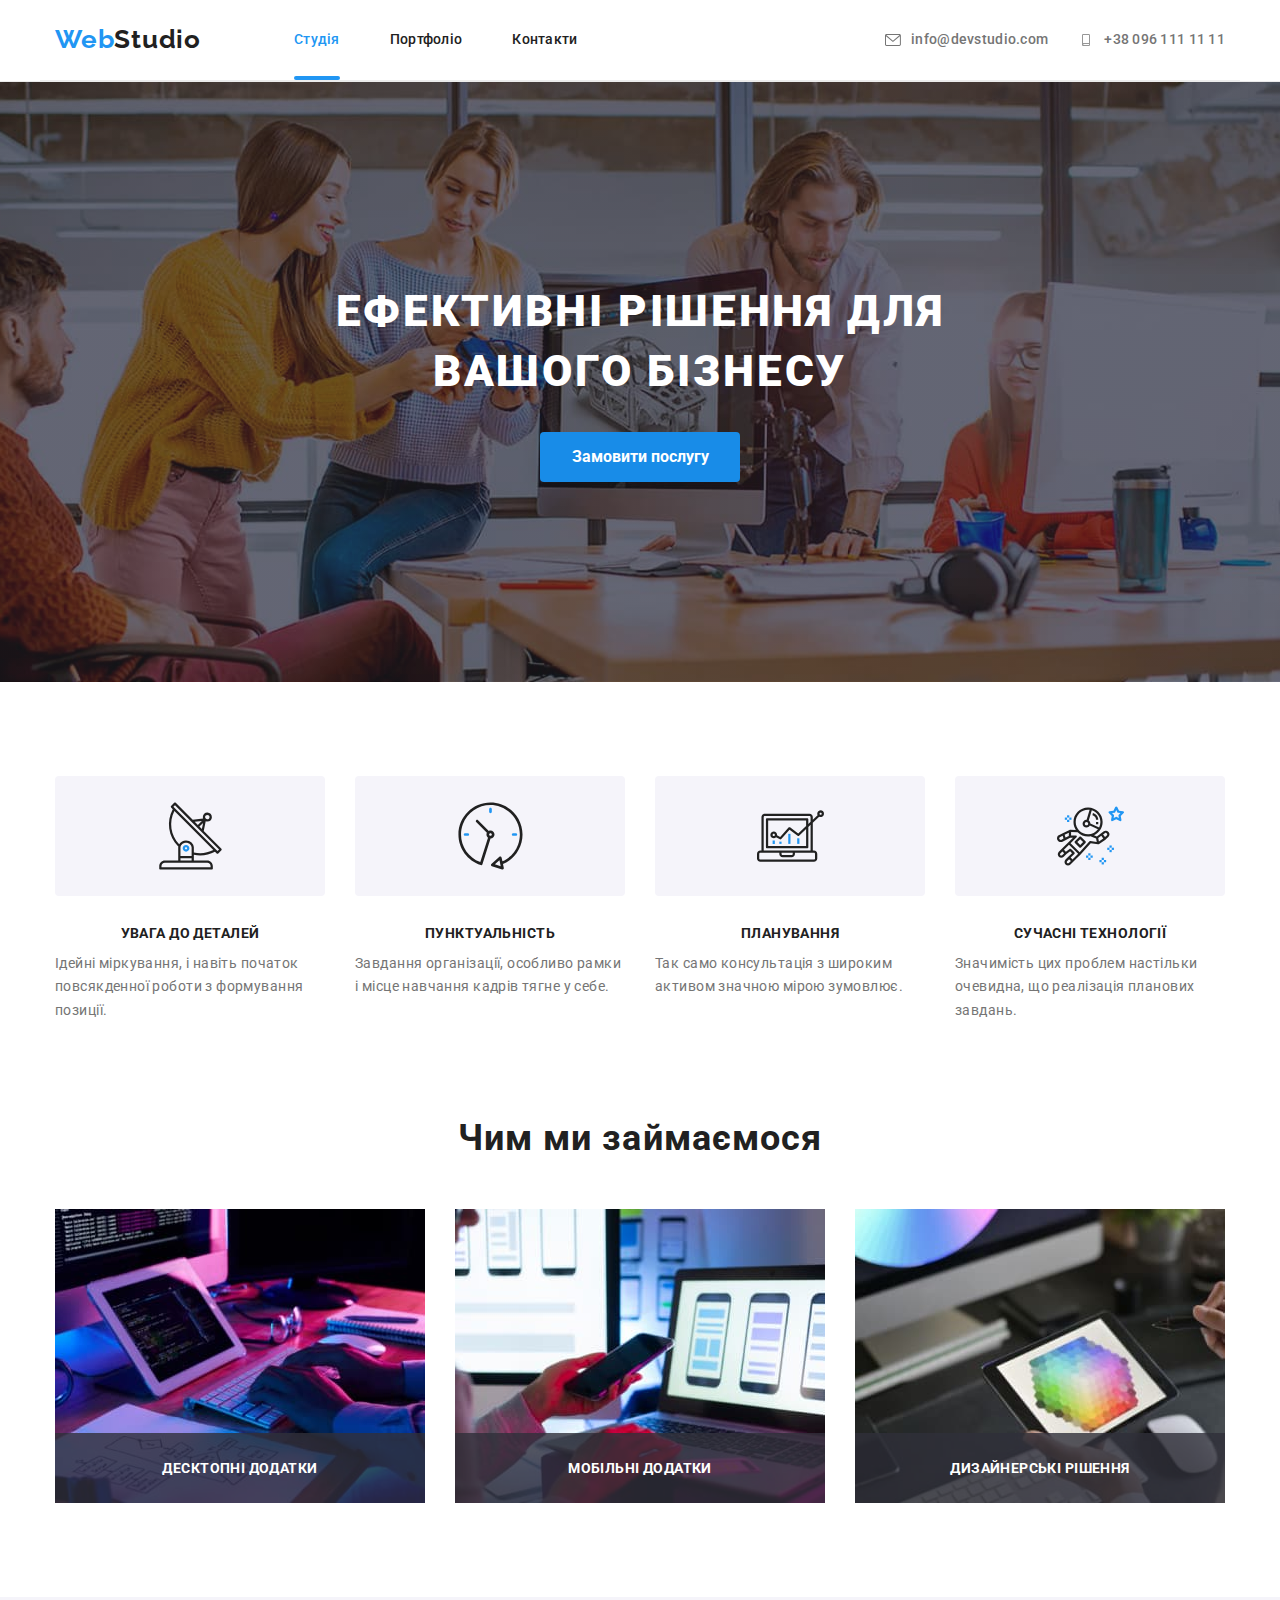
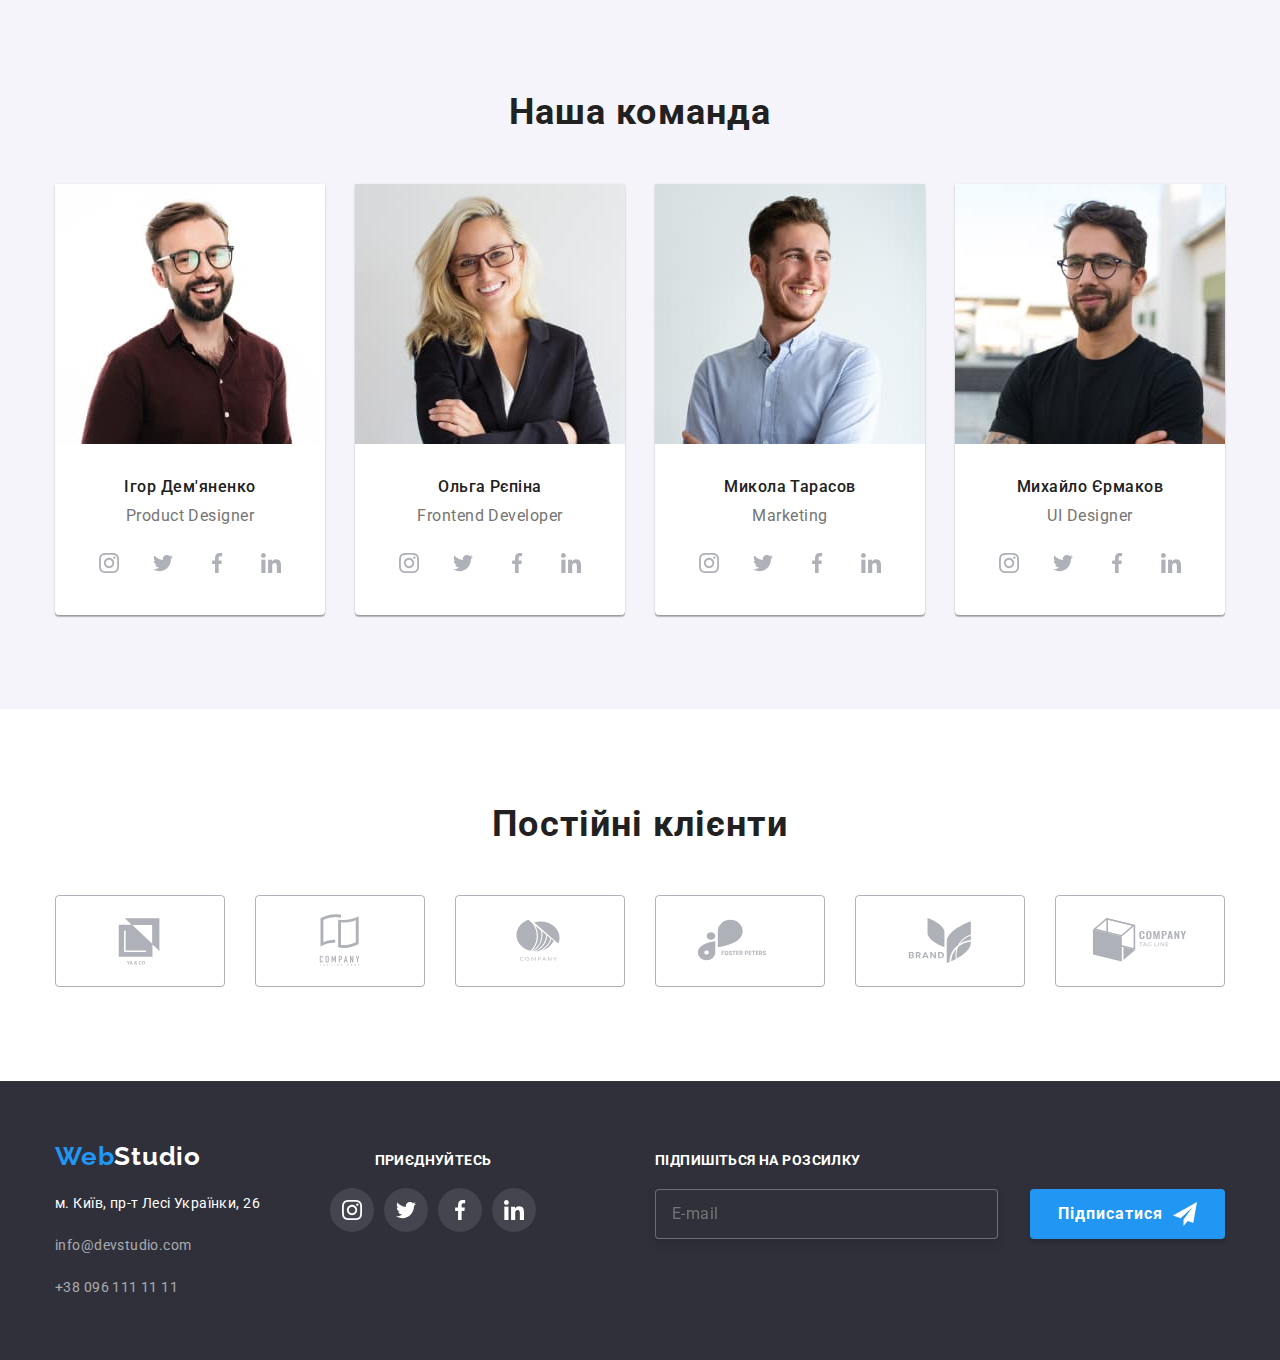
<file: index.html>
<!DOCTYPE html>
<html lang="uk">
  <head>
    <meta charset="UTF-8" />
    <meta name="viewport" content="width=device-width, initial-scale=1.0" />
    <title>Document</title>
    <link rel="preconnect" href="https://fonts.googleapis.com" />
    <link rel="preconnect" href="https://fonts.gstatic.com" crossorigin />
    <link
      href="https://fonts.googleapis.com/css2?family=Raleway:wght@700&family=Roboto:wght@400;500;700;900&display=swap"
      rel="stylesheet"
    />
    <link
      rel="stylesheet"
      href="https://cdn.jsdelivr.net/npm/modern-normalize@1.1.0/modern-normalize.min.css"
    />
    <link rel="stylesheet" href="./css/main.min.css" />
  </head>
  <body>
    <header class="main-header">
      <div class="content-header conteiner">
        <nav class="main-nav">
          <a class="logo link" href="./index.html"
            >Web<span class="logo__black">Studio</span></a
          >
          <ul class="menu list">
            <li class="menu__item">
              <a class="menu__link link current" href="./index.html">Студія</a>
            </li>
            <li class="menu__item">
              <a class="menu__link link" href="./portfolio.html">Портфоліо</a>
            </li>
            <li class="menu__item">
              <a class="menu__link link" href="">Контакти</a>
            </li>
          </ul>
        </nav>
       <button type="button" class="open-mobile-button" data-menu-open>
        <svg class="open-mobile-button__icon">
          <use href="./img/sprite.svg#icon-burger-menu"></use>
        </svg>
       </button>
        <ul class="contact list">
          <li class="contact__item">
            <a class="contact__mail link" href="mailto:info@devstudio.com"
              ><svg class="svg-header" width="16px" height="12px">
                <use href="./img/sprite.svg#icon-envelope"></use></svg
              >info@devstudio.com</a
            >
          </li>
          <li class="contact__item">
            <a class="contact__tel link" href="tel:+380961111111"
              ><svg class="svg-header" width="16px" height="12px">
                <use href="./img/sprite.svg#icon-smartphone"></use></svg
              >+38 096 111 11 11</a>
          </li>
        </ul>
      </div>
      <div class="mobile-menu" data-menu>
        <div class="mobile-menu-conteiner">
         <button type="button" class="mobile-menu__close-btn" data-menu-close>
          <svg class="mobile-menu__close-icon">
            <use href="./img/sprite.svg#icon-close"></use>
          </svg>
         </button>
         <div>
          <ul class="mobile-menu__list list">
            <li class="mobile-menu__item"><a class="mobile-menu__link link current" href="./index.html">Студія</a></li>
            <li class="mobile-menu__item"><a class="mobile-menu__link link" href="./portfolio.html">Портфоліо</a></li>
            <li class="mobile-menu__item"><a class="mobile-menu__link link" href="">Контакти</a></li>
          </ul>
          </div>
          <div>
          <ul class="mobile-menu__contact list">
            <li class="mobile-menu__contact-item"><a class="mobile-menu__contact-tel link" href="tel:+380961111111">+38 096 111 11 11</a></li>
            <li class="mobile-menu__contact-item"><a class="mobile-menu__contact-mail link" href="mailto:info@devstudio.com">info@devstudio.com</a></li>
          </ul>
          <ul class="mobile-menu__social list">
            <li class="mobile-menu__social__item"><a class="mobile-menu__social-link link" href="">Instagram</a></li>
            <li class="mobile-menu__social__item"><a class="mobile-menu__social-link link" href="">Twitter</a></li>
            <li class="mobile-menu__social__item"><a class="mobile-menu__social-link link" href="">Facebook</a></li>
            <li class="mobile-menu__social__item"><a class="mobile-menu__social-link link" href="">LinkedIn</a></li>
          </ul>
          </div>
        </div>
      </div>
    </header>
              
    <main>
      <section class="section hero">
        <div class="hero__content conteiner">
          <h1 class="hero__title">Ефективні рішення для вашого бізнесу</h1>
          <button class="modal-button" type="button" data-modal-open>
            Замовити послугу
          </button>
        </div>
      </section>
      <section class="section">
        <div class="conteiner">
          <h2 class="section__title visually-hidden link">Наші особливості</h2>
          <ul class="benefits list">
            <li class="benefits__item">
              <div class="svg-item">
                <svg class="benefits__svg">
                  <use href="./img/sprite.svg#icon-antenna"></use>
                </svg>
              </div>
              <h3 class="benefits__title">УВАГА ДО ДЕТАЛЕЙ</h3>
              <p class="benefits__text">
                Ідейні міркування, і навіть початок повсякденної роботи з
                формування позиції.
              </p>
            </li>
            <li class="benefits__item">
              <div class="svg-item">
                <svg class="benefits__svg">
                  <use href="./img/sprite.svg#icon-clock"></use>
                </svg>
              </div>
              <h3 class="benefits__title">ПУНКТУАЛЬНІСТЬ</h3>
              <p class="benefits__text">
                Завдання організації, особливо рамки і місце навчання кадрів
                тягне у себе.
              </p>
            </li>
            <li class="benefits__item">
              <div class="svg-item">
                <svg class="benefits__svg">
                  <use href="./img/sprite.svg#icon-diagram"></use>
                </svg>
              </div>
              <h3 class="benefits__title">ПЛАНУВАННЯ</h3>
              <p class="benefits__text">
                Так само консультація з широким активом значною мірою зумовлює.
              </p>
            </li>
            <li class="benefits__item">
              <div class="svg-item">
                <svg class="benefits__svg">
                  <use href="./img/sprite.svg#icon-astronaut"></use>
                </svg>
              </div>
              <h3 class="benefits__title">СУЧАСНІ ТЕХНОЛОГІЇ</h3>
              <p class="benefits__text">
                Значимість цих проблем настільки очевидна, що реалізація
                планових завдань.
              </p>
            </li>
          </ul>
        </div>
      </section>
      <section class="section about-us">
        <div class="conteiner">
          <h2 class="section__title">Чим ми займаємося</h2>
          <ul class="about list">
            <li class="about__item">
              <picture>
                <source srcset="./img/верстка.jpg 1x, ./img/верстка@2x.jpg 2x" media="(min-width: 1200px)"/>
              <img
                class="about__img"
                src="./img/верстка.jpg"
                alt="верстка"
                width="370"
              />
              </picture>
              <p class="about__text">Десктопні додатки</p>
            </li>
            <li class="about__item">
              <picture>
              <source srcset="./img/адаптація.jpg 1x, ./img/адаптація@2x.jpg 2x" media="(min-width: 1200px)"/>
              <img
                class="about__img"
                src="./img/адаптація.jpg"
                alt="адаптація"
                width="370"
              />
              </picture>
              <p class="about__text">Мобільні додатки</p>
            </li>
            <li class="about__item">
              <picture>
                <source srcset="./img/графічні_роботи.jpg 1x, ./img/графічні_роботи@2x.jpg 2x" media="(min-width: 1200px)"/>
              <img
                class="about__img"
                src="./img/графічні_роботи.jpg"
                alt="графічні роботи"
                width="370"
              />
              </picture>
              <p class="about__text">Дизайнерські рішення</p>
            </li>
          </ul>
        </div>
      </section>
      <section class="section" style="background-color: #f5f4fa">
        <div class="conteiner">
          <h2 class="team-title">Наша команда</h2>
          <ul class="personal list">
            <li class="personal__item">
              <picture>
                <source srcset="./img/Product_Designer.jpg 1x, ./img/Product_Designer@2x.jpg 2x" media="(min-width: 1200px)"/>
                <source srcset="./img/Product_Designer_tablet.jpg 1x, ./img/Product_Designer_tablet@2x.jpg 2x" media="(min-width: 768px)"/>
                <source srcset="./img/Product_Designer_mobile.jpg 1x, ./img/Product_Designer_mobile@2x.jpg 2x" media="(max-width: 767px)"/>
                <img
                class="personal__img"
                src="./img/Product_Designer.jpg"
                alt="Product Designer"
                />
              </picture>
              <h3 class="personal__title">Ігор Дем'яненко</h3>
              <p class="personal__text">Product Designer</p>
              <ul class="social-list list">
                <li class="social__item">
                  <a class="social__link" href="">
                    <svg
                      class="social__svg"
                      lang="en"
                      aria-label="icon instagram"
                      width="20px"
                      height="20px"
                    >
                      <use href="./img/sprite.svg#icon-instagram"></use>
                    </svg>
                  </a>
                </li>
                <li>
                  <a class="social__link" href="">
                    <svg
                      class="social__svg"
                      lang="en"
                      aria-label="icon twitter"
                      width="20px"
                      height="20px"
                    >
                      <use href="./img/sprite.svg#icon-Twitter"></use>
                    </svg>
                  </a>
                </li>
                <li>
                  <a class="social__link" href="">
                    <svg
                      class="social__svg"
                      lang="en"
                      aria-label="icon facebook"
                      width="20px"
                      height="20px"
                    >
                      <use href="./img/sprite.svg#icon-facebook"></use>
                    </svg>
                  </a>
                </li>
                <li>
                  <a class="social__link" href="">
                    <svg
                      class="social__svg"
                      lang="en"
                      aria-label="icon linkedin"
                      width="20px"
                      height="20px"
                    >
                      <use href="./img/sprite.svg#icon-linkedin"></use>
                    </svg>
                  </a>
                </li>
              </ul>
            </li>
            <li class="personal__item">
              <picture>
                <source srcset="./img/Frontend_Developer.jpg 1x, ./img/Frontend_Developer@2x.jpg 2x" media="(min-width: 1200px)" />
                <source srcset="./img/Frontend_Developer_tablet.jpg 1x, ./img/Frontend_Developer_tablet@2x.jpg 2x" media="(min-width: 768px)" />
                <source srcset="./img/Frontend_Developer_mobile.jpg 1x, ./img/Frontend_Developer_mobile@2x.jpg 2x" media="(max-width: 767px)" />
              <img
                class="personal__img"
                src="./img/Frontend_Developer.jpg"
                alt="Frontend Developer"
              />
              </picture>
              <h3 class="personal__title">Ольга Рєпіна</h3>
              <p class="personal__text">Frontend Developer</p>
              <ul class="social-list list">
                <li class="social__item">
                  <a class="social__link" href="">
                    <svg
                      class="social__svg"
                      lang="en"
                      aria-label="icon instagram"
                      width="20px"
                      height="20px"
                    >
                      <use href="./img/sprite.svg#icon-instagram"></use>
                    </svg>
                  </a>
                </li>
                <li>
                  <a class="social__link" href="">
                    <svg
                      class="social__svg"
                      lang="en"
                      aria-label="icon twitter"
                      width="20px"
                      height="20px"
                    >
                      <use href="./img/sprite.svg#icon-Twitter"></use>
                    </svg>
                  </a>
                </li>
                <li>
                  <a class="social__link" href="">
                    <svg
                      class="social__svg"
                      lang="en"
                      aria-label="icon facebook"
                      width="20px"
                      height="20px"
                    >
                      <use href="./img/sprite.svg#icon-facebook"></use>
                    </svg>
                  </a>
                </li>
                <li>
                  <a class="social__link" href="">
                    <svg
                      class="social__svg"
                      lang="en"
                      aria-label="icon linkedin"
                      width="20px"
                      height="20px"
                    >
                      <use href="./img/sprite.svg#icon-linkedin"></use>
                    </svg>
                  </a>
                </li>
              </ul>
            </li>
            <li class="personal__item">
              <picture>
                <source srcset="./img/Marketing.jpg 1x, ./img/Marketing@2x.jpg 2x" media="(min-width: 1200px)" />
                <source srcset="./img/Marketing_tablet.jpg 1x, ./img/Marketing_tablet@2x.jpg 2x" media="(min-width: 768px)" />
                <source srcset="./img/Marketing_mobile.jpg 1x, ./img/Marketing_mobile@2x.jpg 2x" media="(max-width: 767px)" />
              <img
                class="personal__img"
                src="./img/Marketing.jpg"
                alt="Marketing"
              />
              </picture>
              <h3 class="personal__title">Микола Тарасов</h3>
              <p class="personal__text">Marketing</p>
              <ul class="social-list list">
                <li class="social__item">
                  <a class="social__link" href="">
                    <svg
                      class="social__svg"
                      lang="en"
                      aria-label="icon instagram"
                      width="20px"
                      height="20px"
                    >
                      <use href="./img/sprite.svg#icon-instagram"></use>
                    </svg>
                  </a>
                </li>
                <li>
                  <a class="social__link" href="">
                    <svg
                      class="social__svg"
                      lang="en"
                      aria-label="icon twitter"
                      width="20px"
                      height="20px"
                    >
                      <use href="./img/sprite.svg#icon-Twitter"></use>
                    </svg>
                  </a>
                </li>
                <li>
                  <a class="social__link" href="">
                    <svg
                      class="social__svg"
                      lang="en"
                      aria-label="icon facebook"
                      width="20px"
                      height="20px"
                    >
                      <use href="./img/sprite.svg#icon-facebook"></use>
                    </svg>
                  </a>
                </li>
                <li>
                  <a class="social__link" href="">
                    <svg
                      class="social__svg"
                      lang="en"
                      aria-label="icon linkedin"
                      width="20px"
                      height="20px"
                    >
                      <use href="./img/sprite.svg#icon-linkedin"></use>
                    </svg>
                  </a>
                </li>
              </ul>
            </li>
            <li class="personal__item">
              <picture>
                <source srcset="./img/UI_Designer.jpg 1x, ./img/UI_Designer@2x.jpg 2x" media="(min-width: 1200px)"/>
                <source srcset="./img/UI_Designer_tablet.jpg 1x, ./img/UI_Designer_tablet@2x.jpg 2x" media="(min-width: 768px)"/>
                <source srcset="./img/UI_Designer_mobile.jpg 1x, ./img/UI_Designer_mobile@2x.jpg 2x" media="(max-width: 767px)"/>
              <img
                class="personal__img"
                src="./img/UI_Designer.jpg"
                alt="UI Designer"
              />
              </picture>
              <h3 class="personal__title">Михайло Єрмаков</h3>
              <p class="personal__text">UI Designer</p>
              <ul class="social-list list">
                <li class="social__item">
                  <a class="social__link" href="">
                    <svg
                      class="social__svg"
                      lang="en"
                      aria-label="icon instagram"
                      width="20px"
                      height="20px"
                    >
                      <use href="./img/sprite.svg#icon-instagram"></use>
                    </svg>
                  </a>
                </li>
                <li>
                  <a class="social__link" href="">
                    <svg
                      class="social__svg"
                      lang="en"
                      aria-label="icon twitter"
                      width="20px"
                      height="20px"
                    >
                      <use href="./img/sprite.svg#icon-Twitter"></use>
                    </svg>
                  </a>
                </li>
                <li>
                  <a class="social__link" href="">
                    <svg
                      class="social__svg"
                      lang="en"
                      aria-label="icon facebook"
                      width="20px"
                      height="20px"
                    >
                      <use href="./img/sprite.svg#icon-facebook"></use>
                    </svg>
                  </a>
                </li>
                <li>
                  <a class="social__link" href="">
                    <svg
                      class="social__svg"
                      lang="en"
                      aria-label="icon linkedin"
                      width="20px"
                      height="20px"
                    >
                      <use href="./img/sprite.svg#icon-linkedin"></use>
                    </svg>
                  </a>
                </li>
              </ul>
            </li>
          </ul>
        </div>
      </section>
      <section class="section">
        <div class="conteiner client">
          <h2 class="client__title">Постійні клієнти</h2>
          <ul class="client__list list">
            <li class="client__item">
              <a class="client__link" href="">
                <svg class="client__svg">
                  <use href="./img/sprite.svg#icon-Company"></use>
                </svg>
              </a>
            </li>
            <li class="client__item">
              <a class="client__link" href="">
                <svg class="client__svg">
                  <use href="./img/sprite.svg#icon-Company-1"></use>
                </svg>
              </a>
            </li>
            <li class="client__item">
              <a class="client__link" href="">
                <svg class="client__svg">
                  <use href="./img/sprite.svg#icon-Company-2"></use>
                </svg>
              </a>
            </li>
            <li class="client__item">
              <a class="client__link" href="">
                <svg class="client__svg">
                  <use href="./img/sprite.svg#icon-Company-3"></use>
                </svg>
              </a>
            </li>
            <li class="client__item">
              <a class="client__link" href="">
                <svg class="client__svg">
                  <use href="./img/sprite.svg#icon-Company-4"></use>
                </svg>
              </a>
            </li>
            <li class="client__item">
              <a class="client__link" href="">
                <svg class="client__svg">
                  <use href="./img/sprite.svg#icon-Company-5"></use>
                </svg>
              </a>
            </li>
          </ul>
        </div>
      </section>
    </main>
    <footer class="footer">
      <div class="conteiner footer__parts">
        <div class="footer__top-parts">
          <div class="footer__left">
          <a class="footer__logo link" href="./index.html"
            >Web<span class="logo__white">Studio</span></a
          >
          <address class="footer-contact">
            <ul class="footer-contact__list list">
              <li class="footer-contact__item">
                <a class="contact-adress link" href=""
                  >м. Київ, пр-т Лесі Українки, 26</a
                >
              </li>
              <li class="footer-contact__item">
                <a
                  class="contact-mail-footer link"
                  href="mailto:info@devstudio.com"
                  >info@devstudio.com</a
                >
              </li>
              <li class="footer-contact__item">
                <a class="contact-tel-footer link" href="tel:+380961111111"
                  >+38 096 111 11 11</a
                >
              </li>
            </ul>
          </address>
          </div>
          <div class="footer-social">
          <h3 class="footer-social__title">приєднуйтесь</h3>
          <ul class="footer-social__list list">
            <li class="footer-social__item">
              <a class="footer-social__link" href="">
                <svg
                  class="footer-social__svg"
                  lang="en"
                  aria-label="icon instagram"
                  width="20px"
                  height="20px"
                >
                  <use href="./img/sprite.svg#icon-instagram"></use>
                </svg>
              </a>
            </li>
            <li class="footer-social__item">
              <a class="footer-social__link" href="">
                <svg
                  class="footer-social__svg"
                  lang="en"
                  aria-label="icon Twitter"
                  width="20px"
                  height="20px"
                >
                  <use href="./img/sprite.svg#icon-Twitter"></use>
                </svg>
              </a>
            </li>
            <li class="footer-social__item">
              <a class="footer-social__link" href="">
                <svg
                  class="footer-social__svg"
                  lang="en"
                  aria-label="icon facebook"
                  width="20px"
                  height="20px"
                >
                  <use href="./img/sprite.svg#icon-facebook"></use>
                </svg>
              </a>
            </li>
            <li class="footer-social__item">
              <a class="footer-social__link" href="">
                <svg
                  class="footer-social__svg"
                  lang="en"
                  aria-label="icon linkedin"
                  width="20px"
                  height="20px"
                >
                  <use href="./img/sprite.svg#icon-linkedin"></use>
                </svg>
              </a>
            </li>
          </ul>
          </div>
        </div>
        <div class="mailing">
          <h3 class="mailing__title">Підпишіться на розсилку</h3>
          <form class="form-input">
            <input
              class="form-input__mail"
              type="email"
              name="user-mail"
              placeholder="E-mail"
              required
            />
            <button class="form-input__btn" type="submit">
              Підписатися
              <svg class="svg-mailing" width="24" height="24">
                <use href="./img/sprite.svg#icon-send"></use>
              </svg>
            </button>
          </form>
        </div>
      </div>
    </footer>
    <div class="backdrop is-hidden" data-modal>
      <div class="modal">
        <button class="close-modal" type="button" data-modal-close>
          <svg class="modal-close-icon" width="18" height="18">
            <use href="./img/sprite.svg#icon-close"></use>
          </svg>
        </button>
        <p class="modal-form-title">Залиште свої дані, ми вам передзвонимо</p>
        <form class="modal-form">
          <label class="modal-form-field">
            <span class="modal-input-title">Ім'я</span>
            <span class="modal-form-input-wrapper">
              <input
                type="text"
                class="modal-form-input"
                required
                pattern="[a-zA-Zа-яА-ЯіІїЇ]+"
                name="user-name"
                placeholder="Денис"
              />
              <svg class="modal-input-svg" width="18" height="18">
                <use href="./img/sprite.svg#icon-person-black"></use>
              </svg>
            </span>
          </label>
          <label class="modal-form-field">
            <span class="modal-input-title">Телефон</span>
            <span class="modal-form-input-wrapper">
              <input
                type="tel"
                class="modal-form-input"
                required
                pattern="[0-9]{3}-[0-9]{3}-[0-9]{2}-[0-9]{2}"
                title="xxx-xxx-xx-xx"
                name="user-phone"
                placeholder="067-111-11-11"
              />
              <svg class="modal-input-svg" width="18" height="18">
                <use href="./img/sprite.svg#icon-phone-black"></use>
              </svg>
            </span>
          </label>
          <label class="modal-form-field">
            <span class="modal-input-title">Пошта</span>
            <span class="modal-form-input-wrapper">
              <input
                type="email"
                class="modal-form-input"
                required
                name="user-mail"
                placeholder="user@gmail.com"
                pattern="[a-zA-Z]+"
              />
              <svg class="modal-input-svg" width="18" height="18">
                <use href="./img/sprite.svg#icon-email-black"></use>
              </svg>
            </span>
          </label>
          <label class="modal-form-field-message">
            <span class="modal-input-title">Коментар</span>
            <textarea
              name="user-message"
              class="modal-form-message"
              placeholder="Введіть текст"
            ></textarea>
          </label>
          <label class="modal-check-field">
            <input
              type="checkbox"
              class="modal-checkbox"
              required
              name="user-agree"
            />
            <svg class="svg-modal-icon">
              <use
                class="svg-modal-checkbox-icon"
                href="./img/sprite.svg#icon-checkmark"
              ></use>
            </svg>
            Погоджуюся з розсилкою та приймаю
            <a class="link-policy" href="">Умови договору</a>
          </label>
          <button type="submit" class="modal-form-submit">Відправити</button>
        </form>
      </div>
    </div>
    <script src="./js/menu.js"></script>
    <script src="./js/modal.js"></script>
  </body>
</html>
</file>
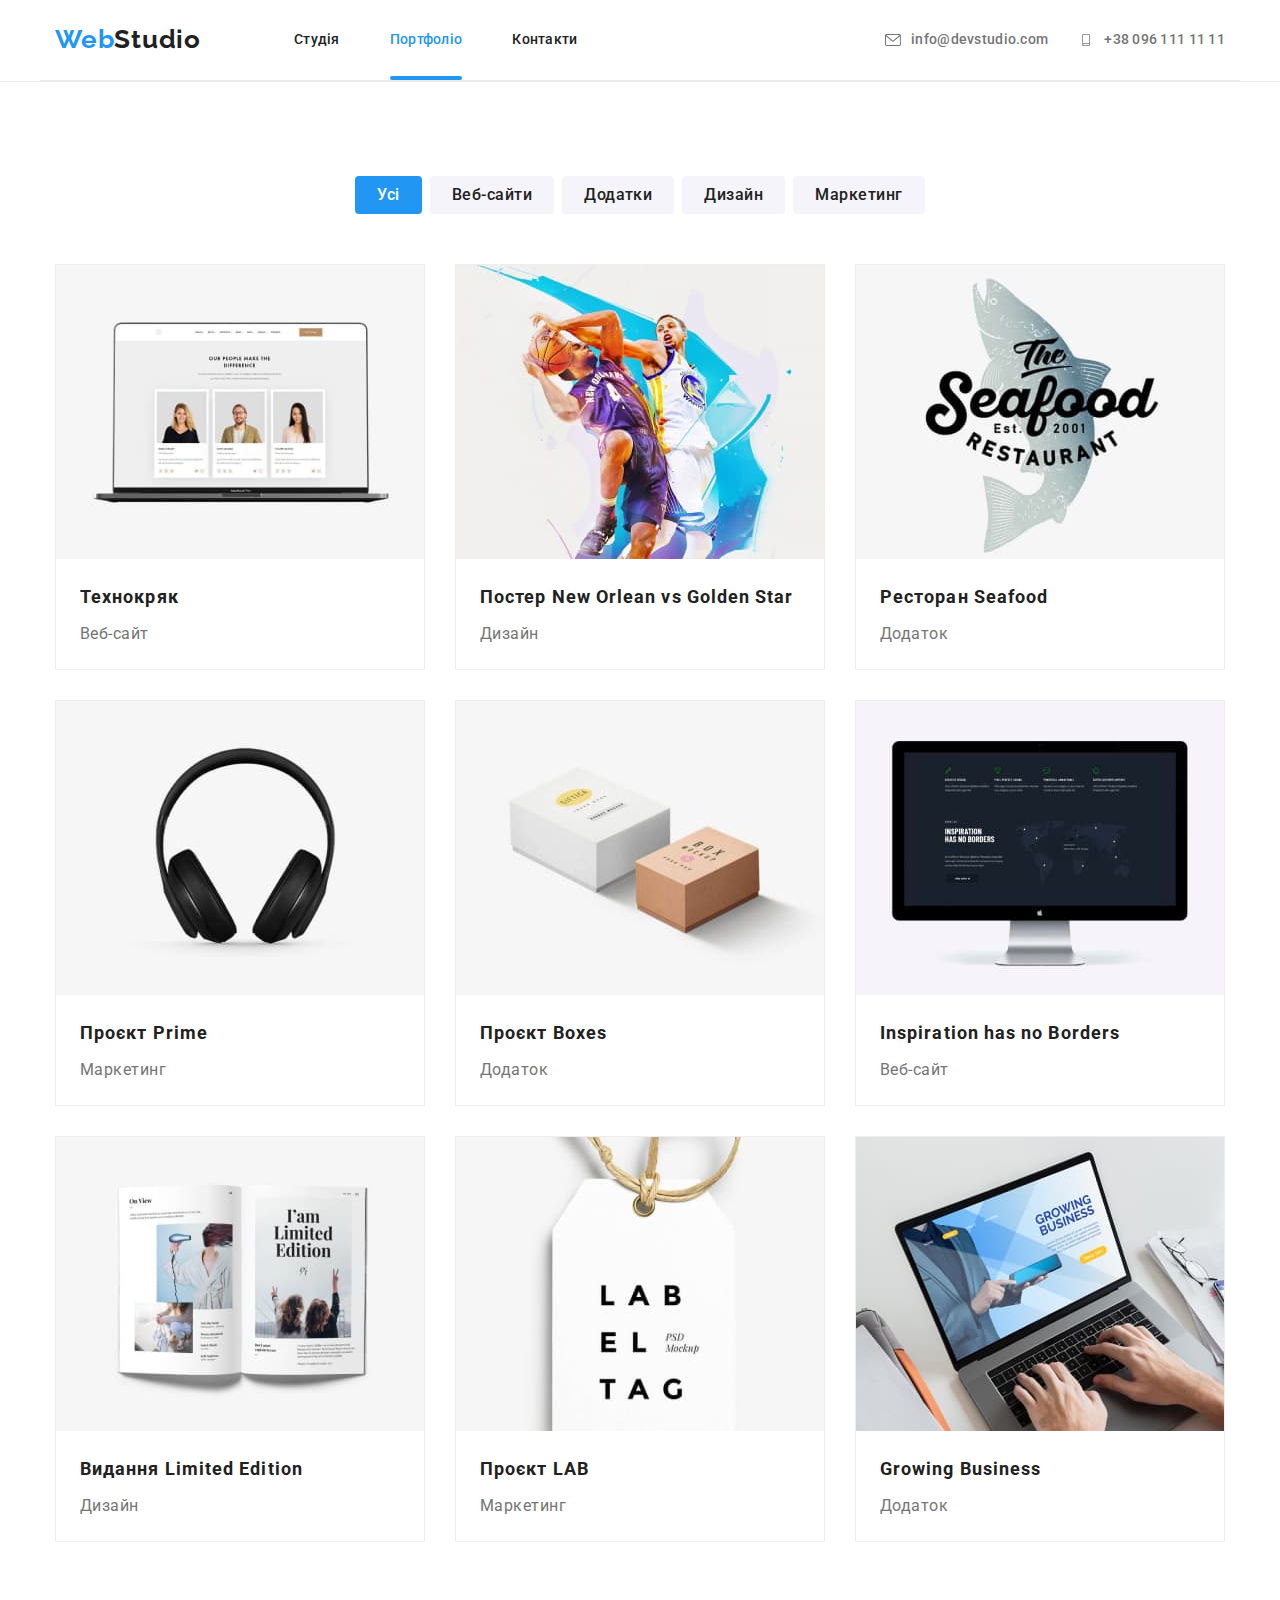
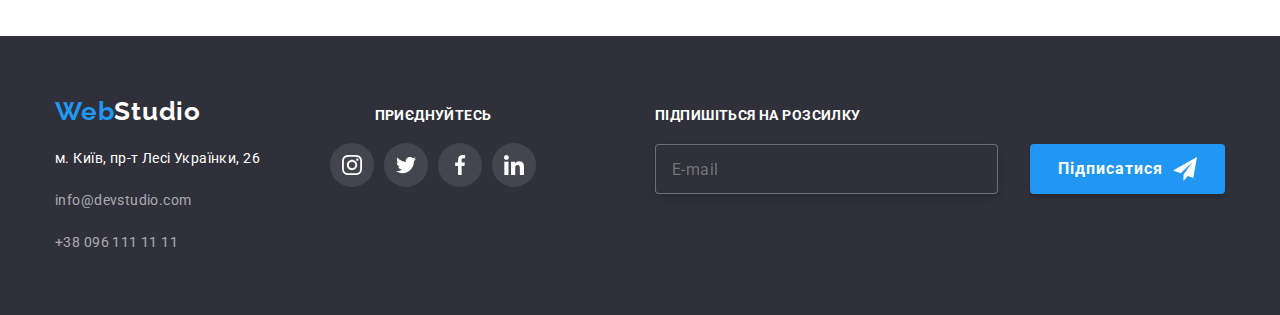
<file: portfolio.html>
<!DOCTYPE html>
<html lang="uk">
<head>
    <meta charset="UTF-8">
    <meta name="viewport" content="width=device-width, initial-scale=1.0">
    <title>Document</title>
    <link rel="preconnect" href="https://fonts.googleapis.com">
    <link rel="preconnect" href="https://fonts.gstatic.com" crossorigin>
    <link href="https://fonts.googleapis.com/css2?family=Raleway:wght@700&family=Roboto:wght@400;500;700;900&display=swap"
        rel="stylesheet">
    <link rel="stylesheet" href="https://cdn.jsdelivr.net/npm/modern-normalize@1.1.0/modern-normalize.min.css">
    <link rel="stylesheet" href="./css/main.min.css" />
</head>
<body>
<header class="main-header">
    <div class="content-header conteiner">
        <nav class="main-nav">
            <a class="logo link" href="./index.html">Web<span class="logo__black">Studio</span></a>
            <ul class="menu list">
                <li class="menu__item">
                    <a class="menu__link link" href="./index.html">Студія</a>
                </li>
                <li class="menu__item">
                    <a class="menu__link link current" href="./portfolio.html">Портфоліо</a>
                </li>
                <li class="menu__item">
                    <a class="menu__link link" href="">Контакти</a>
                </li>
            </ul>
        </nav>
        <button type="button" class="open-mobile-button" data-menu-open>
            <svg class="open-mobile-button__icon">
                <use href="./img/sprite.svg#icon-burger-menu"></use>
            </svg>
        </button>
        <ul class="contact list">
            <li class="contact__item">
                <a class="contact__mail link" href="mailto:info@devstudio.com"><svg class="svg-header" width="16px"
                        height="12px">
                        <use href="./img/sprite.svg#icon-envelope"></use>
                    </svg>info@devstudio.com</a>
            </li>
            <li class="contact__item">
                <a class="contact__tel link" href="tel:+380961111111"><svg class="svg-header" width="16px"
                        height="12px">
                        <use href="./img/sprite.svg#icon-smartphone"></use>
                    </svg>+38 096 111 11 11</a>
            </li>
        </ul>
    </div>
    <div class="mobile-menu" data-menu>
        <div class="conteiner mobile-menu-conteiner">
            <button type="button" class="mobile-menu__close-btn" data-menu-close>
                <svg class="mobile-menu__close-icon">
                    <use href="./img/sprite.svg#icon-close"></use>
                </svg>
            </button>
            <ul class="mobile-menu__list list">
                <li class="mobile-menu__item"><a class="mobile-menu__link link" href="./index.html">Студія</a>
                </li>
                <li class="mobile-menu__item"><a class="mobile-menu__link link current" href="./portfolio.html">Портфоліо</a>
                </li>
                <li class="mobile-menu__item"><a class="mobile-menu__link link" href="">Контакти</a></li>
            </ul>
            <ul class="mobile-menu__contact list">
                <li class="mobile-menu__contact-item"><a class="mobile-menu__contact-tel link"
                        href="tel:+380961111111">+38 096 111 11 11</a></li>
                <li class="mobile-menu__contact-item"><a class="mobile-menu__contact-mail link"
                        href="mailto:info@devstudio.com">info@devstudio.com</a></li>
            </ul>
            <ul class="mobile-menu__social list">
                <li class="mobile-menu__social__item"><a class="mobile-menu__social-link link" href="">Instagram</a>
                </li>
                <li class="mobile-menu__social__item"><a class="mobile-menu__social-link link" href="">Twitter</a></li>
                <li class="mobile-menu__social__item"><a class="mobile-menu__social-link link" href="">Facebook</a></li>
                <li class="mobile-menu__social__item"><a class="mobile-menu__social-link link" href="">LinkedIn</a></li>
            </ul>
        </div>
    </div>
</header>
    <main>
        <section class="section">
            <div class="conteiner">
            <ul class="filter list">
                <li><button class="filter__button current" type="button">Усі</button></li>
                <li><button class="filter__button" type="button">Веб-сайти</button></li>
                <li><button class="filter__button" type="button">Додатки</button></li>
                <li><button class="filter__button" type="button">Дизайн</button></li>
                <li><button class="filter__button" type="button">Маркетинг</button></li>
            </ul>
            <h1 class="visually-hidden">Проекти</h1>
            <ul class="projects-list card-set list">
                <li class="projects-list__item">
                    <a class="projects-list__link link" href="">
                    <div class="overlay-item">
                    <picture>
                        <source srcset="./img/технокряк.jpg 1x, ./img/технокряк@2x.jpg 2x" media="(min-width: 1200px)" />
                        <source srcset="./img/технокряк_tablet.jpg 1x, ./img/технокряк_tablet@2x.jpg 2x"
                            media="(min-width: 768px)" />
                        <source srcset="./img/технокряк_mobile.jpg 1x, ./img/технокряк_mobile@2x.jpg 2x"
                            media="(max-width: 767px)" />
                    <img class="projects-list__img" src="./img/технокряк.jpg" alt="технокряк" width="370">
                    </picture>
                    <p class="overlay">Ресурс пропонує комплексні пропозиції з різним рівнем функціоналу та сервісів. Все це дозволить відвідувачу отримати вичерпні відомості про компанію чи приватну особу.
                    </p>
                    </div>
                    <h3 class="projects-list__title">Технокряк</h3>
                    <p class="projects-list__text">Веб-сайт</p>
                    </a>
                </li>
                <li class="projects-list__item">
                    <a class="projects-list__link link" href="">
                    <div class="overlay-item">
                    <picture>
                        <source srcset="./img/постер.jpg 1x, ./img/постер@2x.jpg 2x" media="(min-width: 1200px)"/>
                        <source srcset="./img/постер_tablet.jpg 1x, ./img/постер_tablet@2x.jpg 2x" media="(min-width: 768px)"/>
                        <source srcset="./img/постер_mobile.jpg 1x, ./img/постер_mobile@2x.jpg 2x" media="(max-width: 767px)"/>
                    <img class="projects-list__img" src="./img/постер.jpg" alt="постер" width="370">
                    </picture>
                    <p class="overlay">Ресурс пропонує комплексні пропозиції з різним рівнем функціоналу та сервісів. Все це дозволить відвідувачу отримати вичерпні відомості про компанію чи приватну особу.
                    </p>
                </div>
                    <h3 class="projects-list__title">Постер New Orlean vs Golden Star</h3>
                    <p class="projects-list__text">Дизайн</p>
                </a>
                </li>
                <li class="projects-list__item">
                    <a class="projects-list__link link" href="">
                    <div class="overlay-item">
                    <picture>
                        <source srcset="./img/ресторан.jpg 1x, ./img/ресторан@2x.jpg 2x" media="(min-width: 1200px)"/>
                        <source srcset="./img/ресторан_tablet.jpg 1x, ./img/ресторан_tablet@2x.jpg 2x" media="(min-width: 768px)"/>
                        <source srcset="./img/ресторан_mobile.jpg 1x, ./img/ресторан_mobile@2x.jpg 2x" media="(max-width: 767px)"/>
                    <img class="projects-list__img" src="./img/ресторан.jpg" alt="ресторан" width="370">
                    </picture>
                    <p class="overlay">Ресурс пропонує комплексні пропозиції з різним рівнем функціоналу та сервісів. Все це дозволить відвідувачу отримати вичерпні відомості про компанію чи приватну особу.
                    </p>
                </div>
                    <h3 class="projects-list__title">Ресторан Seafood</h3>
                    <p class="projects-list__text">Додаток</p>
                </a>
                </li>
                <li class="projects-list__item">
                    <a class="projects-list__link link" href="">
                    <div class="overlay-item">
                    <picture>
                        <source srcset="./img/проект1.jpg 1x, ./img/проект1@2x.jpg 2x" media="(min-width: 1200px)"/>
                        <source srcset="./img/проект1_tablet.jpg 1x, ./img/проект1_tablet@2x.jpg 2x" media="(min-width: 768px)"/>
                        <source srcset="./img/проект1_mobile.jpg 1x, ./img/проект1_mobile@2x.jpg 2x" media="(max-width: 767px)"/>
                    <img class="projects-list__img" src="./img/проект1.jpg" alt="проєкт1" width="370">
                    </picture>
                    <p class="overlay">Ресурс пропонує комплексні пропозиції з різним рівнем функціоналу та сервісів. Все це дозволить відвідувачу отримати вичерпні відомості про компанію чи приватну особу.
                    </p>
                </div>
                    <h3 class="projects-list__title">Проєкт Prime</h3>
                    <p class="projects-list__text">Маркетинг</p>
                </a>
                </li>
                <li class="projects-list__item">
                    <a class="projects-list__link link" href="">
                    <div class="overlay-item">
                    <picture>
                        <source srcset="./img/проект2.jpg 1x, ./img/проект2@2x.jpg 2x" media="(min-width: 1200px)"/>
                        <source srcset="./img/проект2_tablet.jpg 1x, ./img/проект2_tablet@2x.jpg 2x" media="(min-width: 768px)"/>
                        <source srcset="./img/проект2_mobile.jpg 1x, ./img/проект2_mobile@2x.jpg 2x" media="(max-width: 767px)"/>
                    <img class="projects-list__img" src="./img/проект2.jpg" alt="проєкт2" width="370">
                    </picture>
                    <p class="overlay">Ресурс пропонує комплексні пропозиції з різним рівнем функціоналу та сервісів. Все це дозволить відвідувачу отримати вичерпні відомості про компанію чи приватну особу.
                    </p>
                </div>
                    <h3 class="projects-list__title">Проєкт Boxes</h3>
                    <p class="projects-list__text">Додаток</p>
                </a>
                </li>
                <li class="projects-list__item">
                    <a class="projects-list__link link" href="">
                    <div class="overlay-item">
                    <picture>
                        <source srcset="./img/вебсайт.jpg 1x, ./img/вебсайт@2x.jpg 2x" media="(min-width: 1200px)"/>
                        <source srcset="./img/вебсайт_tablet.jpg 1x, ./img/вебсайт_tablet@2x.jpg 2x" media="(min-width: 768px)"/>
                        <source srcset="./img/вебсайт_mobile.jpg 1x, ./img/вебсайт_mobile@2x.jpg 2x" media="(max-width: 767px)"/>
                    <img class="projects-list__img" src="./img/вебсайт.jpg" alt="веб-сайт" width="370">
                    </picture>
                    <p class="overlay">Ресурс пропонує комплексні пропозиції з різним рівнем функціоналу та сервісів. Все це дозволить відвідувачу отримати вичерпні відомості про компанію чи приватну особу.
                    </p>
                </div>
                    <h3 class="projects-list__title">Inspiration has no Borders</h3>
                    <p class="projects-list__text">Веб-сайт</p>
                </a>
                </li>
                <li class="projects-list__item">
                    <a class="projects-list__link link" href="">
                    <div class="overlay-item">
                    <picture>
                        <source srcset="./img/видання.jpg 1x, ./img/видання@2x.jpg 2x" media="(min-width: 1200px)"/>
                        <source srcset="./img/видання_tablet.jpg 1x, ./img/видання_tablet@2x.jpg 2x" media="(min-width: 768px)"/>
                        <source srcset="./img/видання_mobile.jpg 1x, ./img/видання_mobile@2x.jpg 2x" media="(max-width: 767px)"/>
                    <img class="projects-list__img" src="./img/видання.jpg" alt="дизайн" width="370">
                    </picture>
                    <p class="overlay">Ресурс пропонує комплексні пропозиції з різним рівнем функціоналу та сервісів. Все це дозволить відвідувачу отримати вичерпні відомості про компанію чи приватну особу.
                    </p>
                </div>
                    <h3 class="projects-list__title">Видання Limited Edition</h3>
                    <p class="projects-list__text">Дизайн</p>
                </a>
                </li>
                <li class="projects-list__item">
                    <a class="projects-list__link link" href="">
                    <div class="overlay-item">
                    <picture>
                        <source srcset="./img/проект3.jpg 1x, ./img/проект3@2x.jpg 2x" media="(min-width: 1200px)"/>
                        <source srcset="./img/проект3_tablet.jpg 1x, ./img/проект3_tablet@2x.jpg 2x" media="(min-width: 768px)"/>
                        <source srcset="./img/проект3_mobile.jpg 1x, ./img/проект3_mobile@2x.jpg 2x" media="(max-width: 767px)"/>
                    <img class="projects-list__img" src="./img/проект3.jpg" alt="проєкт3" width="370">
                    </picture>
                    <p class="overlay">Ресурс пропонує комплексні пропозиції з різним рівнем функціоналу та сервісів. Все це дозволить відвідувачу отримати вичерпні відомості про компанію чи приватну особу.
                    </p>
                </div>
                    <h3 class="projects-list__title">Проєкт LAB</h3>
                    <p class="projects-list__text">Маркетинг</p>
                </a>
                </li>
                <li class="projects-list__item">
                    <a class="projects-list__link link" href="">
                    <div class="overlay-item">
                    <picture>
                        <source srcset="./img/додаток.jpg 1x, ./img/додаток@2x.jpg 2x" media="(min-width: 1200px)"/>
                        <source srcset="./img/додаток_tablet.jpg 1x, ./img/додаток_tablet@2x.jpg 2x" media="(min-width: 768px)"/>
                        <source srcset="./img/додаток_mobile.jpg 1x, ./img/додаток_mobile@2x.jpg 2x" media="(max-width: 767px)"/>
                    <img class="projects-list__img" src="./img/додаток.jpg" alt="додаток" width="370">
                    </picture>
                    <p class="overlay">Ресурс пропонує комплексні пропозиції з різним рівнем функціоналу та сервісів. Все це дозволить відвідувачу отримати вичерпні відомості про компанію чи приватну особу.
                    </p>
                </div>
                    <h3 class="projects-list__title">Growing Business</h3>
                    <p class="projects-list__text">Додаток</p>
                </a>
                </li>
            </ul>
        </div>
        </section>
    </main>
    <footer class="footer">
        <div class="conteiner footer__parts">
            <div class="footer__top-parts">
                <div class="footer__left">
                    <a class="footer__logo link" href="./index.html">Web<span class="logo__white">Studio</span></a>
                    <address class="footer-contact">
                        <ul class="footer-contact__list list">
                            <li class="footer-contact__item">
                                <a class="contact-adress link" href="">м. Київ, пр-т Лесі Українки, 26</a>
                            </li>
                            <li class="footer-contact__item">
                                <a class="contact-mail-footer link" href="mailto:info@devstudio.com">info@devstudio.com</a>
                            </li>
                            <li class="footer-contact__item">
                                <a class="contact-tel-footer link" href="tel:+380961111111">+38 096 111 11 11</a>
                            </li>
                        </ul>
                    </address>
                </div>
                <div class="footer-social">
                    <h3 class="footer-social__title">приєднуйтесь</h3>
                    <ul class="footer-social__list list">
                        <li class="footer-social__item">
                            <a class="footer-social__link" href="">
                                <svg class="footer-social__svg" lang="en" aria-label="icon instagram" width="20px"
                                    height="20px">
                                    <use href="./img/sprite.svg#icon-instagram"></use>
                                </svg>
                            </a>
                        </li>
                        <li class="footer-social__item">
                            <a class="footer-social__link" href="">
                                <svg class="footer-social__svg" lang="en" aria-label="icon Twitter" width="20px"
                                    height="20px">
                                    <use href="./img/sprite.svg#icon-Twitter"></use>
                                </svg>
                            </a>
                        </li>
                        <li class="footer-social__item">
                            <a class="footer-social__link" href="">
                                <svg class="footer-social__svg" lang="en" aria-label="icon facebook" width="20px"
                                    height="20px">
                                    <use href="./img/sprite.svg#icon-facebook"></use>
                                </svg>
                            </a>
                        </li>
                        <li class="footer-social__item">
                            <a class="footer-social__link" href="">
                                <svg class="footer-social__svg" lang="en" aria-label="icon linkedin" width="20px"
                                    height="20px">
                                    <use href="./img/sprite.svg#icon-linkedin"></use>
                                </svg>
                            </a>
                        </li>
                    </ul>
                </div>
            </div>
            <div class="mailing">
                <h3 class="mailing__title">Підпишіться на розсилку</h3>
                <form class="form-input">
                    <input class="form-input__mail" type="email" name="user-mail" placeholder="E-mail" required />
                    <button class="form-input__btn" type="submit">
                        Підписатися
                        <svg class="svg-mailing" width="24" height="24">
                            <use href="./img/sprite.svg#icon-send"></use>
                        </svg>
                    </button>
                </form>
            </div>
        </div>
    </footer>
    <script src="./js/menu.js"></script>
</body>
</html>
</file>
<file: css/main.min.css>
:root{--primary-text-color: #757575;--secondary-text-color: #212121;--background-color: #F5F5F5;--accent-color: #2196f3;--accent-text-color: #FFFFFF;--timing-function: cubic-bezier(0.4, 0, 0.2, 1)}.visually-hidden{position:absolute;width:1px;height:1px;margin:-1px;border:0;padding:0;white-space:nowrap;clip-path:inset(100%);clip:rect(0 0 0 0);overflow:hidden}.link{text-decoration:none}.list{list-style:none}.img{display:block}.h2{display:none}h1,h2,h3,h4,p{margin-top:0;margin-bottom:0}ul,ol{margin-top:0;margin-bottom:0;padding-left:0}body{font-family:"Roboto",sans-serif;color:var(--primary-text-color);font-size:14px}.work{background-color:var(--accent-text-color)}.team{background-color:#f5f4fa}@media screen and (min-width: 320px){.section{padding-top:60px;padding-bottom:60px}}@media screen and (min-width: 1200px){.section{padding-top:94px;padding-bottom:94px}}.conteiner{width:100%;padding-right:15px;padding-left:15px}@media screen and (min-width: 320px){.conteiner{width:320px;margin-right:auto;margin-left:auto}}@media screen and (min-width: 480px){.conteiner{width:480px;margin-right:auto;margin-left:auto}}@media screen and (min-width: 768px){.conteiner{width:768px;margin-right:auto;margin-left:auto}}@media screen and (min-width: 1200px){.conteiner{width:1200px;margin-right:auto;margin-left:auto}}@media screen and (max-width: 767px){.logo{font-family:"Raleway";font-weight:700;font-size:24px;line-height:1.17;letter-spacing:.03em;color:var(--accent-color)}.logo__black{color:var(--secondary-text-color)}.footer__logo{font-family:"Raleway";font-weight:700;font-size:24px;line-height:1.17;letter-spacing:.03em;color:var(--accent-color);margin-bottom:20px;display:block}.footer__logo .logo__white{color:var(--accent-text-color)}}@media screen and (min-width: 768px){.logo{font-family:"Raleway";font-weight:700;font-size:24px;line-height:1.17;letter-spacing:.03em;color:var(--accent-color);margin-right:88px;padding-top:24px;padding-bottom:25px}.logo__black{color:var(--secondary-text-color)}.footer__logo{font-family:"Raleway";font-weight:700;font-size:24px;line-height:1.17;letter-spacing:.03em;color:var(--accent-color);margin-bottom:20px;display:block}.footer__logo .logo__white{color:var(--accent-text-color)}}@media screen and (min-width: 1200px){.logo{font-family:"Raleway";font-weight:700;font-size:26px;line-height:1.19;letter-spacing:.03em;color:var(--accent-color);margin-right:93px;padding-top:24px;padding-bottom:25px}.logo__black{color:var(--secondary-text-color)}.footer__logo{font-family:"Raleway";font-weight:700;font-size:26px;line-height:1.19;letter-spacing:.03em;color:var(--accent-color);margin-bottom:20px;display:block}.footer__logo .logo__white{color:var(--accent-text-color)}}.backdrop{position:fixed;left:0;top:0;z-index:5;width:100%;height:100%;background:rgba(0,0,0,.2);opacity:1;transition:opacity 250ms var(--timing-function),visibility 250ms var(--timing-function)}.backdrop.is-hidden{visibility:hidden;opacity:0;pointer-events:none}@media screen and (min-width: 320px){.modal{padding-top:40px;padding-right:39px;padding-bottom:40px;padding-left:41px;position:absolute;top:50%;left:50%;transform:translate(-50%, -50%) scale(1);width:90%;background:var(--accent-text-color);box-shadow:0px 1px 3px rgba(0,0,0,.12),0px 1px 1px rgba(0,0,0,.14),0px 2px 1px rgba(0,0,0,.2);border-radius:4px;transition:transform 750ms var(--timing-function)}.backdrop.is-hidden .modal{transform:translate(-50%, -50%) scale(0)}.close-modal{position:absolute;right:8px;top:8px;display:flex;justify-content:center;align-items:center;width:30px;height:30px;border-radius:50%;border:1px solid rgba(0,0,0,.1);background-color:rgba(0,0,0,0);padding:0;cursor:pointer;fill:#000;transition:fill 250ms var(--timing-function)}.close-modal:hover,.close-modal:focus{fill:var(--accent-color);outline:none}}@media screen and (min-width: 480px)and (max-width: 1199px){.modal{padding-top:40px;padding-right:39px;padding-bottom:40px;padding-left:41px;position:absolute;top:50%;left:50%;transform:translate(-50%, -50%) scale(1);width:450px;background:var(--accent-text-color);box-shadow:0px 1px 3px rgba(0,0,0,.12),0px 1px 1px rgba(0,0,0,.14),0px 2px 1px rgba(0,0,0,.2);border-radius:4px;transition:transform 750ms var(--timing-function)}.backdrop.is-hidden .modal{transform:translate(-50%, -50%) scale(0)}.close-modal{position:absolute;right:8px;top:8px;display:flex;justify-content:center;align-items:center;width:30px;height:30px;border-radius:50%;border:1px solid rgba(0,0,0,.1);background-color:rgba(0,0,0,0);padding:0;cursor:pointer;fill:#000;transition:fill 250ms var(--timing-function)}.close-modal:hover,.close-modal:focus{fill:var(--accent-color);outline:none}}@media screen and (min-width: 1200px){.modal{padding-top:40px;padding-right:39px;padding-bottom:40px;padding-left:41px;position:absolute;top:50%;left:50%;transform:translate(-50%, -50%) scale(1);width:528px;background:var(--accent-text-color);box-shadow:0px 1px 3px rgba(0,0,0,.12),0px 1px 1px rgba(0,0,0,.14),0px 2px 1px rgba(0,0,0,.2);border-radius:4px;transition:transform 750ms var(--timing-function)}.backdrop.is-hidden .modal{transform:translate(-50%, -50%) scale(0)}.close-modal{position:absolute;right:8px;top:8px;display:flex;justify-content:center;align-items:center;width:30px;height:30px;border-radius:50%;border:1px solid rgba(0,0,0,.1);background-color:rgba(0,0,0,0);padding:0;cursor:pointer;fill:#000;transition:fill 250ms var(--timing-function)}.close-modal:hover,.close-modal:focus{fill:var(--accent-color);outline:none}}.modal-form{display:flex;flex-direction:column}.modal-form-title{font-weight:700;font-size:20px;line-height:1.15;text-align:center;letter-spacing:.03em;color:var(--secondary-text-color);margin-bottom:12px}.modal-form-field{margin-bottom:10px}.modal-form-field:last-child{margin-bottom:0px}.modal-input-title{display:block;font-size:12px;line-height:1.17;letter-spacing:.01em;color:var(--primary-text-color);margin-bottom:4px}.modal-form-input-wrapper{display:block;position:relative}.modal-form-input{width:100%;height:40px;border:1px solid rgba(33,33,33,.2);border-radius:4px;padding-left:42px;transition:border 250ms var(--timing-function)}.modal-form-input:focus{border-color:var(--accent-color);outline:none}.modal-form-input:focus+.modal-input-svg{fill:var(--accent-color)}.modal-input-svg{position:absolute;top:50%;transform:translateY(-50%);left:15px;fill:var(--secondary-text-color)}.modal-form-message{width:100%;height:120px;padding:12px 16px;resize:none;border:1px solid rgba(33,33,33,.2);border-radius:4px;transition:border-color 250ms var(--timing-function);margin-bottom:20px}.modal-form-message::placeholder{color:rgba(117,117,117,.5)}.modal-form-message:focus{outline:none;border-color:var(--accent-color)}.svg-modal-icon{width:16px;height:15px;border:2px solid #212121;border-radius:4px;cursor:pointer;margin-right:7px}.svg-modal-checkbox-icon{display:none}.modal-checkbox:checked+.svg-modal-icon{background-color:var(--accent-color);fill:var(--accent-text-color)}.modal-checkbox:checked+.svg-modal-icon .svg-modal-checkbox-icon{display:block}.modal-checkbox:focus+.svg-modal-icon{box-shadow:0 0 0 2px rgba(0,0,255,.5)}@media screen and (max-width: 1199px){.modal-check-field{display:flex;align-items:center;justify-content:center;font-weight:400;font-size:12px;line-height:1.17;letter-spacing:.03em;color:var(--primary-text-color);margin-bottom:30px}}@media screen and (min-width: 1200px){.modal-check-field{display:flex;align-items:center;justify-content:center;font-weight:400;font-size:14px;line-height:1.71;letter-spacing:.03em;color:var(--primary-text-color);margin-bottom:30px}}.modal-checkbox{appearance:none;position:absolute}.link-policy{color:var(--accent-color)}.modal-form-submit{display:flex;justify-content:center;align-items:center;align-self:center;width:200px;height:50px;font-weight:700;font-size:16px;line-height:1.88;letter-spacing:.06em;color:var(--accent-text-color);background:#188ce8;box-shadow:0px 4px 4px rgba(0,0,0,.15);border-radius:4px;border:none;cursor:pointer}@media screen and (min-width: 320px){.mobile-menu{background-color:var(--accent-text-color);position:fixed;top:0;left:0;width:100%;height:100%;z-index:5;opacity:0;visibility:hidden;pointer-events:none;transition:opacity 250ms var(--timing-function),visibility 250ms var(--timing-function)}.mobile-menu.is-open{opacity:1;visibility:visible;pointer-events:auto;overflow:scroll}.mobile-menu-conteiner{display:flex;flex-direction:column;position:relative;height:100vh;padding:48px 80px 48px 40px}.mobile-menu__close-btn{position:absolute;top:15px;right:15px;border:none;background-color:rgba(0,0,0,0);padding:0;cursor:pointer}.mobile-menu__close-btn .mobile-menu__close-icon:hover,.mobile-menu__close-btn .mobile-menu__close-icon:focus{fill:var(--accent-color)}.mobile-menu__close-icon{width:40px;height:40px}.mobile-menu__list{display:flex;flex-direction:column;gap:32px;margin-bottom:200px}.mobile-menu__item .current{color:var(--accent-color);padding-bottom:32px}.mobile-menu__link{font-family:"Roboto";font-style:normal;font-weight:500;font-size:32px;line-height:1.18;letter-spacing:.02em;color:var(--secondary-text-color)}.mobile-menu__contact{display:flex;flex-direction:column;gap:32px;margin-bottom:64px}.mobile-menu__contact-item{display:block}.mobile-menu__contact-tel{font-weight:500;font-size:22px;line-height:1.18;letter-spacing:.02em;color:var(--accent-color);margin-bottom:32px}.mobile-menu__contact-mail{font-weight:500;font-size:20px;line-height:1.17;letter-spacing:.02em;color:var(--primary-text-color)}.mobile-menu__social{display:flex;flex-wrap:wrap;gap:10px}.mobile-menu__social__item{border-right-width:1px;border-right-style:solid;border-right-color:var(--accent-color);padding-right:5px}.mobile-menu__social__item:last-child{border-right-width:0;border-right-style:solid;border-right-color:var(--accent-color);padding-right:0}.mobile-menu__social__item:first-child{padding-left:0}.mobile-menu__social-link{font-weight:500;font-size:16px;line-height:1.22;letter-spacing:.02em;color:var(--accent-color)}}@media screen and (min-width: 768px){.mobile-menu{display:none}}@media screen and (min-width: 480px){.mobile-menu{background-color:var(--accent-text-color);position:fixed;top:0;left:0;width:100%;height:100%;z-index:5;opacity:0;visibility:hidden;pointer-events:none;transition:opacity 250ms var(--timing-function),visibility 250ms var(--timing-function)}.mobile-menu.is-open{opacity:1;visibility:visible;pointer-events:auto}.mobile-menu-conteiner{display:flex;flex-direction:column;position:relative;height:100vh}.mobile-menu__close-btn{position:absolute;top:15px;right:15px;border:none;background-color:rgba(0,0,0,0);padding:0;cursor:pointer}.mobile-menu__close-btn .mobile-menu__close-icon:hover,.mobile-menu__close-btn .mobile-menu__close-icon:focus{fill:var(--accent-color)}.mobile-menu__close-icon{width:40px;height:40px}.mobile-menu__list{display:flex;flex-direction:column;gap:32px;margin-bottom:302px}.mobile-menu__item .current{color:var(--accent-color);padding-bottom:32px}.mobile-menu__link{font-family:"Roboto";font-style:normal;font-weight:500;font-size:40px;line-height:1.18;letter-spacing:.02em;color:var(--secondary-text-color)}.mobile-menu__contact{display:flex;flex-direction:column;gap:32px;margin-bottom:64px}.mobile-menu__contact-item{display:block}.mobile-menu__contact-tel{font-weight:500;font-size:34px;line-height:1.18;letter-spacing:.02em;color:var(--accent-color);margin-bottom:32px}.mobile-menu__contact-mail{font-weight:500;font-size:24px;line-height:1.17;letter-spacing:.02em;color:var(--primary-text-color)}.mobile-menu__social{display:flex;flex-wrap:nowrap}.mobile-menu__social__item{border-right-width:1px;border-right-style:solid;border-right-color:var(--accent-color);padding-right:10px}.mobile-menu__social__item:last-child{border-right-width:0;border-right-style:solid;border-right-color:var(--accent-color);padding-right:0}.mobile-menu__social__item:first-child{padding-left:0}.mobile-menu__social-link{font-weight:500;font-size:18px;line-height:1.22;letter-spacing:.02em;color:var(--accent-color)}}@media screen and (min-width: 768px){.mobile-menu{display:none}}@media screen and (min-width: 320px){.menu{display:none}.contact{display:none}.open-mobile-button{line-height:0;border:none;background-color:rgba(0,0,0,0)}.open-mobile-button__icon{width:40px;height:40px}.main-header{border-bottom:1px solid #ececec}.content-header{display:flex;justify-content:space-between;align-items:center}.main-nav{padding-top:16px;padding-bottom:16px}}@media screen and (min-width: 480px){.menu{display:none}.contact{display:none}.open-mobile-button{line-height:0;border:none;background-color:rgba(0,0,0,0)}.open-mobile-button__icon{width:40px;height:40px}.main-header{border-bottom:1px solid #ececec}.content-header{display:flex;justify-content:space-between;align-items:center}}@media screen and (min-width: 768px){.open-mobile-button{display:none}.main-header{border-bottom:1px solid #ececec}.content-header{display:flex;justify-content:space-between}.main-nav{display:flex;align-items:center;justify-content:center;padding-top:0;padding-bottom:0}.menu{display:flex;align-items:center;column-gap:50px}.menu__link{font-weight:500;letter-spacing:.02em;color:var(--secondary-text-color);position:relative;padding-bottom:28px}.menu .current{color:var(--accent-color)}.menu__link.current::after{display:block;content:"";width:100%;height:4px;border-radius:2px;background-color:var(--accent-color);position:absolute;bottom:-1px}.contact{display:flex;flex-direction:column;gap:10px;padding-top:21px;margin-left:auto;margin-bottom:0}.svg-header{margin-right:8px;fill:currentColor}.contact__mail{font-weight:500;font-size:12px;line-height:1.17;letter-spacing:.02em;color:var(--primary-text-color)}.contact__tel{font-weight:500;font-size:12px;line-height:1.17;letter-spacing:.02em;color:var(--primary-text-color)}}@media screen and (min-width: 1200px){.main-header{background-color:var(--accent-text-color)}.main-header{border-bottom:1px solid #ececec}.content-header{display:flex;align-items:center;border-bottom:1px solid #ececec}.main-nav{display:flex;align-items:center}.menu{display:flex;align-items:center;column-gap:50px}.menu__item{font-weight:500;font-size:14px;line-height:1.14;letter-spacing:.02em;color:var(--secondary-text-color)}.menu .current{color:var(--accent-color)}.menu__link:hover,.menu__link:focus{color:var(--accent-color)}.menu__link{position:relative;color:var(--secondary-text-color);padding-top:32px;padding-bottom:32px;transition:color 250ms var(--timing-function)}.menu__link.current::after{display:block;content:"";width:100%;height:4px;border-radius:2px;background-color:var(--accent-color);position:absolute;bottom:-1px}.contact{display:flex;flex-direction:row;column-gap:30px;margin-left:auto;padding-top:0}.svg-header{margin-right:10px;fill:currentColor}.current{position:relative}.contact__mail{display:flex;color:var(--primary-text-color);font-weight:500;font-size:14px;line-height:1.14;letter-spacing:.02em;align-items:center;transition:color 250ms var(--timing-function)}.contact__mail:hover,.contact__mail:focus{color:var(--accent-color);fill:var(--accent-color)}.contact__tel{color:var(--primary-text-color);font-weight:500;font-size:14px;line-height:1.14;letter-spacing:.02em;display:flex;align-items:center;transition:color 250ms var(--timing-function)}.contact__tel:hover,.contact__tel:focus{color:var(--accent-color);fill:var(--accent-color)}}@media screen and (min-width: 320px){.hero{background-color:#2f303a;text-align:center;background-image:linear-gradient(rgba(47, 48, 58, 0.4), rgba(47, 48, 58, 0.4)),url("../img/background-mobile.jpg");background-size:cover;background-repeat:no-repeat;max-width:100%;background-position:center;padding-top:118px;padding-bottom:118px;margin-right:auto;margin-left:auto}.hero__title{width:100%;font-weight:900;font-size:26px;line-height:1.62;color:var(--accent-text-color);text-align:center;letter-spacing:.06em;text-transform:uppercase;margin-bottom:30px;margin-right:auto;margin-left:auto}}@media screen and (min-width: 320px)and (min-device-pixel-ratio: 2),screen and (min-width: 320px)and (min-resolution: 192dpi),screen and (min-width: 320px)and (min-resolution: 2dppx){.hero{background-image:linear-gradient(rgba(47, 48, 58, 0.4), rgba(47, 48, 58, 0.4)),url("../img/background-mobile@2x.jpg")}}@media screen and (min-width: 320px){.modal-button{width:200px;height:50px;font-weight:700;font-size:16px;line-height:1.88;color:var(--accent-text-color);background-color:#188ce8;cursor:pointer;border:200px 50px;border-radius:4px;border:none}}@media screen and (min-width: 320px){.hero__content{display:flex;flex-direction:column;align-items:center}}@media screen and (min-width: 480px){.hero{background-color:#2f303a;text-align:center;background-image:linear-gradient(rgba(47, 48, 58, 0.4), rgba(47, 48, 58, 0.4)),url("../img/background-mobile.jpg");background-size:cover;background-repeat:no-repeat;max-width:100%;background-position:center;padding-top:118px;padding-bottom:118px;margin-right:auto;margin-left:auto}.hero__title{width:360px;font-weight:900;font-size:26px;line-height:1.62;color:var(--accent-text-color);text-align:center;letter-spacing:.06em;text-transform:uppercase;margin-bottom:30px;margin-right:auto;margin-left:auto}}@media screen and (min-width: 480px)and (min-device-pixel-ratio: 2),screen and (min-width: 480px)and (min-resolution: 192dpi),screen and (min-width: 480px)and (min-resolution: 2dppx){.hero{background-image:linear-gradient(rgba(47, 48, 58, 0.4), rgba(47, 48, 58, 0.4)),url("../img/background-mobile@2x.jpg")}}@media screen and (min-width: 480px){.modal-button{width:200px;height:50px;font-weight:700;font-size:16px;line-height:1.88;color:var(--accent-text-color);background-color:#188ce8;cursor:pointer;border:200px 50px;border-radius:4px;border:none}}@media screen and (min-width: 480px){.hero__content{display:flex;flex-direction:column;align-items:center}}@media screen and (min-width: 768px){.coneiner{display:flex;flex-direction:column;align-items:center}.hero{background-color:#2f303a;text-align:center;background-image:linear-gradient(rgba(47, 48, 58, 0.4), rgba(47, 48, 58, 0.4)),url("../img/background-tablet.jpg");background-size:cover;background-repeat:no-repeat;max-width:100%;background-position:center;padding-top:118px;padding-bottom:118px;margin-right:auto;margin-left:auto}.hero__title{width:360px;font-weight:900;font-size:26px;line-height:1.62;color:var(--accent-text-color);text-align:center;letter-spacing:.06em;text-transform:uppercase;margin-bottom:30px;margin-right:auto;margin-left:auto}}@media screen and (min-width: 768px)and (min-device-pixel-ratio: 2),screen and (min-width: 768px)and (min-resolution: 192dpi),screen and (min-width: 768px)and (min-resolution: 2dppx){.hero{background-image:linear-gradient(rgba(47, 48, 58, 0.4), rgba(47, 48, 58, 0.4)),url("../img/background-tablet@2x.jpg")}}@media screen and (min-width: 768px){.modal-button{width:200px;height:50px;font-weight:700;font-size:16px;line-height:1.88;color:var(--accent-text-color);background-color:#188ce8;cursor:pointer;border:200px 50px;border-radius:4px;border:none}}@media screen and (min-width: 1200px){.conteiner{padding-right:15px;padding-left:15px}.hero{background-color:#2f303a;text-align:center;background-image:linear-gradient(rgba(47, 48, 58, 0.4), rgba(47, 48, 58, 0.4)),url("../img/background.jpg");background-size:cover;background-repeat:no-repeat;max-width:1600px;background-position:center;padding-top:200px;padding-bottom:200px;margin-right:auto;margin-left:auto}.hero__title{width:696px;font-weight:900;font-size:44px;line-height:1.36;color:var(--accent-text-color);text-align:center;letter-spacing:.06em;text-transform:uppercase;margin-bottom:30px;margin-right:auto;margin-left:auto}}@media screen and (min-width: 1200px)and (min-device-pixel-ratio: 2),screen and (min-width: 1200px)and (min-resolution: 192dpi),screen and (min-width: 1200px)and (min-resolution: 2dppx){.hero{background-image:linear-gradient(rgba(47, 48, 58, 0.4), rgba(47, 48, 58, 0.4)),url("../img/background@2x.jpg")}}@media screen and (min-width: 1200px)and (min-device-pixel-ratio: 2),screen and (min-width: 1200px)and (min-resolution: 192dpi),screen and (min-width: 1200px)and (min-resolution: 2dppx){.hero{background-image:linear-gradient(rgba(47, 48, 58, 0.4), rgba(47, 48, 58, 0.4)),url("../img/background-tablet@2x.jpg")}}@media screen and (min-width: 1200px){.modal-button{width:200px;height:50px;font-weight:700;font-size:16px;line-height:1.88;color:var(--accent-text-color);background-color:#188ce8;cursor:pointer;border:200px 50px;border-radius:4px;border:none}}@media screen and (min-width: 320px){.benefits{display:flex;flex-direction:column;gap:30px;width:100%}.benefits__svg{width:67px;height:70px}.benefits__title{font-size:14px;line-height:1.14;letter-spacing:.03em;text-transform:uppercase;color:var(--secondary-text-color);text-align:center;margin-bottom:10px}.benefits__item{width:100%}.benefits__text{font-weight:400;line-height:1.71;letter-spacing:.03em}.section__title{color:var(--secondary-text-color);font-size:36px;line-height:1.17;text-align:center;letter-spacing:.03em}.work-img{width:270px;height:120px;border-radius:4px;border:none;margin-bottom:30px;background-color:#f5f4fa;padding-top:25px}.svg-item{display:flex;justify-content:center;align-items:center;height:120px;border-radius:4px;border:none;margin-bottom:30px;background-color:#f5f4fa}}@media screen and (min-width: 768px){.benefits{display:flex;flex-wrap:wrap;flex-direction:row;gap:30px}.benefits-img-list{display:flex;column-gap:30px}.benefits__svg{width:67px;height:70px}.benefits__title{font-size:14px;line-height:1.14;letter-spacing:.03em;text-transform:uppercase;color:var(--secondary-text-color);text-align:center;margin-bottom:10px}.benefits__item{width:354px}.benefits__text{font-weight:400;line-height:1.71;letter-spacing:.03em}.section__title{color:var(--secondary-text-color);font-size:36px;line-height:1.17;text-align:center;letter-spacing:.03em}.work-img{width:270px;height:120px;border-radius:4px;border:none;margin-bottom:30px;background-color:#f5f4fa;padding-top:25px}.svg-item{display:flex;justify-content:center;align-items:center;height:120px;border-radius:4px;border:none;margin-bottom:30px;background-color:#f5f4fa}}@media screen and (min-width: 1200px){.benefits{display:flex;column-gap:30px}.benefits-img-list{display:flex;column-gap:30px}.benefits__svg{width:67px;height:70px}.benefits__title{font-size:14px;line-height:1.14;letter-spacing:.03em;text-transform:uppercase;color:var(--secondary-text-color);text-align:center;margin-bottom:10px}.benefits__item{width:270px}.benefits__text{font-weight:400;line-height:1.71;letter-spacing:.03em}.section__title{color:var(--secondary-text-color);font-size:36px;line-height:1.17;text-align:center;letter-spacing:.03em}.work-img{width:270px;height:120px;border-radius:4px;border:none;margin-bottom:30px;background-color:#f5f4fa;padding-top:25px}.svg-item{display:flex;justify-content:center;align-items:center;height:120px;border-radius:4px;border:none;margin-bottom:30px;background-color:#f5f4fa}}@media screen and (max-width: 1199px){.about-us{display:none}}@media screen and (min-width: 1200px){.about-us{padding-top:0px}.about{display:flex;column-gap:30px;margin-bottom:auto;margin-top:50px}.about__item{position:relative}.about__img{display:block;max-width:100%;height:auto}.about__text{display:flex;justify-content:center;align-items:center;color:var(--accent-text-color);font-weight:700;text-align:center;letter-spacing:.03em;text-transform:uppercase;position:absolute;bottom:0;width:100%;height:70px;background:rgba(47,48,58,.8);z-index:1}}@media screen and (min-width: 320px){.personal{display:flex;flex-direction:column;gap:30px}.personal-svg{display:flex}.personal__img{padding-bottom:30px;width:100%}.personal__item{background:var(--accent-text-color);box-shadow:0px 1px 3px rgba(0,0,0,.12),0px 1px 1px rgba(0,0,0,.14),0px 2px 1px rgba(0,0,0,.2);border-radius:0px 0px 4px 4px}.personal__title{font-weight:500;font-size:16px;line-height:1.19;letter-spacing:.03em;margin-bottom:10px;text-align:center;color:var(--secondary-text-color)}.personal__text{text-align:center;font-size:16px;line-height:1.19;letter-spacing:.03em;margin-bottom:16px}.social-list{display:flex;justify-content:center;padding-bottom:24px;column-gap:10px}.social__svg{fill:#afb1b8;transition:fill 250ms var(--timing-function)}.social__link{display:flex;justify-content:center;align-items:center;width:44px;height:44px;border-radius:50%;transition:background-color 250ms var(--timing-function)}.social__link:hover,.social__link:focus{background-color:var(--accent-color)}.social__link:hover .social__svg,.social__link:focus .social__svg{fill:var(--accent-text-color)}.team-title{margin-bottom:50px;color:var(--secondary-text-color);font-size:36px;line-height:1.17;text-align:center;letter-spacing:.03em}}@media screen and (min-width: 480px){.personal{display:flex;flex-direction:column;gap:30px}.personal-svg{display:flex}.personal__img{padding-bottom:30px;width:100%}.personal__item{background:var(--accent-text-color);box-shadow:0px 1px 3px rgba(0,0,0,.12),0px 1px 1px rgba(0,0,0,.14),0px 2px 1px rgba(0,0,0,.2);border-radius:0px 0px 4px 4px}.personal__title{font-weight:500;font-size:16px;line-height:1.19;letter-spacing:.03em;margin-bottom:10px;text-align:center;color:var(--secondary-text-color)}.personal__text{text-align:center;font-size:16px;line-height:1.19;letter-spacing:.03em;margin-bottom:16px}.social-list{display:flex;justify-content:center;padding-bottom:24px;column-gap:10px}.social__svg{fill:#afb1b8;transition:fill 250ms var(--timing-function)}.social__link{display:flex;justify-content:center;align-items:center;width:44px;height:44px;border-radius:50%;transition:background-color 250ms var(--timing-function)}.social__link:hover,.social__link:focus{background-color:var(--accent-color)}.social__link:hover .social__svg,.social__link:focus .social__svg{fill:var(--accent-text-color)}.team-title{margin-bottom:50px;color:var(--secondary-text-color);font-size:36px;line-height:1.17;text-align:center;letter-spacing:.03em}}@media screen and (min-width: 1199px){.personal{flex-wrap:nowrap}}@media screen and (min-width: 768px){.personal{display:flex;flex-wrap:wrap;flex-direction:row;gap:30px;column-gap:30px}.personal-svg{display:flex}.personal__img{padding-bottom:30px}.personal__item{background:var(--accent-text-color);box-shadow:0px 1px 3px rgba(0,0,0,.12),0px 1px 1px rgba(0,0,0,.14),0px 2px 1px rgba(0,0,0,.2);border-radius:0px 0px 4px 4px;width:calc((100% - 60px)/2)}.personal__title{font-weight:500;font-size:16px;line-height:1.19;letter-spacing:.03em;margin-bottom:10px;text-align:center;color:var(--secondary-text-color)}.personal__text{text-align:center;font-size:16px;line-height:1.19;letter-spacing:.03em;margin-bottom:16px}.social-list{display:flex;justify-content:center;padding-bottom:24px;column-gap:10px}.social__svg{fill:#afb1b8;transition:fill 250ms var(--timing-function)}.social__link{display:flex;justify-content:center;align-items:center;width:44px;height:44px;border-radius:50%;transition:background-color 250ms var(--timing-function)}.social__link:hover,.social__link:focus{background-color:var(--accent-color)}.social__link:hover .social__svg,.social__link:focus .social__svg{fill:var(--accent-text-color)}.team-title{margin-bottom:50px;color:var(--secondary-text-color);font-size:36px;line-height:1.17;text-align:center;letter-spacing:.03em}}@media screen and (min-width: 1200px){.personal{display:flex;column-gap:30px;flex-wrap:nowrap}.personal-svg{display:flex}.personal__img{padding-bottom:30px}.personal__item{background:var(--accent-text-color);box-shadow:0px 1px 3px rgba(0,0,0,.12),0px 1px 1px rgba(0,0,0,.14),0px 2px 1px rgba(0,0,0,.2);border-radius:0px 0px 4px 4px;width:calc((100% - 90px)/4)}.personal__title{font-weight:500;font-size:16px;line-height:1.19;letter-spacing:.03em;margin-bottom:10px;text-align:center;color:var(--secondary-text-color)}.personal__text{text-align:center;font-size:16px;line-height:1.19;letter-spacing:.03em;margin-bottom:16px}.social-list{display:flex;justify-content:center;padding-bottom:30px;column-gap:10px}.social__svg{fill:#afb1b8;transition:fill 250ms var(--timing-function)}.social__link{display:flex;justify-content:center;align-items:center;width:44px;height:44px;border-radius:50%;transition:background-color 250ms var(--timing-function)}.social__link:hover,.social__link:focus{background-color:var(--accent-color)}.social__link:hover .social__svg,.social__link:focus .social__svg{fill:var(--accent-text-color)}.team-title{margin-bottom:50px;color:var(--secondary-text-color);font-size:36px;line-height:1.17;text-align:center;letter-spacing:.03em}}@media screen and (min-width: 320px){.client__title{margin-bottom:30px;color:var(--secondary-text-color);font-size:28px;line-height:1.18;text-align:center;letter-spacing:.03em}.client__list{display:flex;flex-wrap:wrap;gap:30px;justify-content:center}.client__item{width:calc((100% - 30px)/2)}.client__link{display:flex;justify-content:center;align-items:center;width:100%;height:92px;border:1px solid #afb1b8;border-radius:4px;transition:border 250ms var(--timing-function)}.client__link:hover .client__svg,.client__link:focus .client__svg{fill:var(--accent-color)}.client__link:hover,.client__link:focus{border:1px solid var(--accent-color)}.client__svg{width:106px;height:60px;fill:#afb1b8;transition:fill 250ms var(--timing-function)}}@media screen and (min-width: 480px){.client__title{margin-bottom:30px;color:var(--secondary-text-color);font-size:28px;line-height:1.18;text-align:center;letter-spacing:.03em}.client__list{display:flex;flex-wrap:wrap;gap:30px}.client__item{width:210px}.client__link{display:flex;justify-content:center;align-items:center;width:100%;height:92px;border:1px solid #afb1b8;border-radius:4px;transition:border 250ms var(--timing-function)}.client__link:hover .client__svg,.client__link:focus .client__svg{fill:var(--accent-color)}.client__link:hover,.client__link:focus{border:1px solid var(--accent-color)}.client__svg{width:106px;height:60px;fill:#afb1b8;transition:fill 250ms var(--timing-function)}}@media screen and (min-width: 768px){.client__title{margin-bottom:30px;color:var(--secondary-text-color);font-size:28px;line-height:1.18;text-align:center;letter-spacing:.03em}.client__list{display:flex;flex-wrap:wrap;gap:30px}.client__item{width:226px}.client__link{display:flex;justify-content:center;align-items:center;width:226px;height:92px;border:1px solid #afb1b8;border-radius:4px;transition:border 250ms var(--timing-function)}.client__link:hover .client__svg,.client__link:focus .client__svg{fill:var(--accent-color)}.client__link:hover,.client__link:focus{border:1px solid var(--accent-color)}.client__svg{width:106px;height:60px;fill:#afb1b8;transition:fill 250ms var(--timing-function)}}@media screen and (min-width: 1200px){.client__title{margin-bottom:50px;color:var(--secondary-text-color);font-size:36px;line-height:1.17;text-align:center;letter-spacing:.03em}.client__list{display:flex;column-gap:30px;flex-wrap:nowrap}.client__item{width:170px}.client__link{display:flex;justify-content:center;align-items:center;width:170px;height:92px;border:1px solid #afb1b8;border-radius:4px;transition:border 250ms var(--timing-function)}.client__link:hover .client__svg,.client__link:focus .client__svg{fill:var(--accent-color)}.client__link:hover,.client__link:focus{border:1px solid var(--accent-color)}.client__svg{width:106px;height:60px;fill:#afb1b8;transition:fill 250ms var(--timing-function)}}@media screen and (min-width: 320px){.footer{background-color:#2f303a;padding:60px 0}.footer__parts{display:block;text-align:center}.footer-contact{font-style:normal}.footer-contact__list{display:flex;flex-direction:column;gap:8px;margin-bottom:60px}.contact-adress{line-height:1.71;letter-spacing:.03em;color:var(--accent-text-color)}.contact-mail-footer{line-height:1.71;letter-spacing:.03em;color:rgba(255,255,255,.6)}.contact-tel-footer{line-height:1.71;letter-spacing:.03em;color:rgba(255,255,255,.6)}.footer-social{margin-bottom:60px}.footer-social__title{font-size:14px;letter-spacing:.03em;text-transform:uppercase;color:var(--accent-text-color);margin-bottom:20px}.footer-social__list{display:flex;justify-content:center;align-items:center;gap:10px}.footer-social__item{line-height:0}.footer-social__link{display:flex;justify-content:center;align-items:center;width:44px;height:44px;border-radius:50%;background:rgba(255,255,255,.1);transition:background-color 250ms var(--timing-function)}.footer-social__svg{fill:var(--accent-text-color)}.mailing__title{font-size:14px;letter-spacing:.03em;text-transform:uppercase;color:var(--accent-text-color);margin-bottom:20px}.mailing{display:block;width:100%}.mailing__title{margin-bottom:20px;font-size:14px;line-height:1.14;letter-spacing:.03em;text-transform:uppercase;color:var(--accent-text-color)}.form-input{display:flex;flex-direction:column;gap:20px;align-items:center;width:100%}.form-input__mail{width:100%;height:50px;font-size:16px;letter-spacing:.03em;border:1px solid rgba(255,255,255,.3);filter:drop-shadow(0px 4px 4px rgba(0, 0, 0, 0.15));border-radius:4px;background-color:#2f303a;color:var(--accent-text-color);padding-left:16px}.form-input__btn{width:200px;height:50px;background:#2196f3;box-shadow:0px 4px 4px rgba(0,0,0,.15);border-radius:4px;font-weight:700;font-size:16px;line-height:1.88;display:flex;align-items:center;text-align:center;letter-spacing:.06em;color:var(--accent-text-color);padding:10px 28px;cursor:pointer;border:none}.svg-mailing{margin-left:10px}}@media screen and (min-width: 480px){.footer{background-color:#2f303a;padding:60px 0}.footer__parts{display:block;text-align:center}.footer-contact{font-style:normal}.footer-contact__list{display:flex;flex-direction:column;gap:8px;margin-bottom:60px}.contact-adress{line-height:1.71;letter-spacing:.03em;color:var(--accent-text-color)}.contact-mail-footer{line-height:1.71;letter-spacing:.03em;color:rgba(255,255,255,.6)}.contact-tel-footer{line-height:1.71;letter-spacing:.03em;color:rgba(255,255,255,.6)}.footer-social{margin-bottom:60px}.footer-social__title{font-size:14px;letter-spacing:.03em;text-transform:uppercase;color:var(--accent-text-color);margin-bottom:20px}.footer-social__list{display:flex;justify-content:center;align-items:center;gap:10px}.footer-social__item{line-height:0}.footer-social__link{display:flex;justify-content:center;align-items:center;width:44px;height:44px;border-radius:50%;background:rgba(255,255,255,.1);transition:background-color 250ms var(--timing-function)}.footer-social__svg{fill:var(--accent-text-color)}.mailing__title{font-size:14px;letter-spacing:.03em;text-transform:uppercase;color:var(--accent-text-color);margin-bottom:20px}.mailing{display:block;width:100%}.mailing__title{margin-bottom:20px;font-size:14px;line-height:1.14;letter-spacing:.03em;text-transform:uppercase;color:var(--accent-text-color)}.form-input{display:flex;flex-direction:column;gap:20px;align-items:center;width:100%}.form-input__mail{width:100%;height:50px;font-size:16px;letter-spacing:.03em;border:1px solid rgba(255,255,255,.3);filter:drop-shadow(0px 4px 4px rgba(0, 0, 0, 0.15));border-radius:4px;background-color:#2f303a;color:var(--accent-text-color);padding-left:16px}.form-input__btn{width:200px;height:50px;background:#2196f3;box-shadow:0px 4px 4px rgba(0,0,0,.15);border-radius:4px;font-weight:700;font-size:16px;line-height:1.88;display:flex;align-items:center;text-align:center;letter-spacing:.06em;color:var(--accent-text-color);padding:10px 28px;cursor:pointer;border:none}.svg-mailing{margin-left:10px}}@media screen and (min-width: 768px)and (max-width: 1199px){.footer{background-color:#2f303a;padding:60px 0}.footer__parts{display:flex;flex-direction:column}.footer__left{text-align:center}.footer__top-parts{display:flex;justify-content:space-around;align-items:baseline}.footer-contact{font-style:normal}.footer-contact__list{display:flex;flex-direction:column;gap:8px;margin-bottom:60px}.contact-adress{line-height:1.71;letter-spacing:.03em;color:var(--accent-text-color)}.contact-mail-footer{line-height:1.71;letter-spacing:.03em;color:rgba(255,255,255,.6)}.contact-tel-footer{line-height:1.71;letter-spacing:.03em;color:rgba(255,255,255,.6)}.footer-social__title{font-size:14px;line-height:1.14;letter-spacing:.03em;text-transform:uppercase;color:var(--accent-text-color);margin-bottom:20px;text-align:center}.footer-social__list{display:flex;justify-content:center;align-items:center;gap:10px}.footer-social__item{line-height:0}.footer-social__link{display:flex;justify-content:center;align-items:center;width:44px;height:44px;border-radius:50%;background:rgba(255,255,255,.1);transition:background-color 250ms var(--timing-function)}.footer-social__svg{fill:var(--accent-text-color)}.mailing{text-align:center}.mailing__title{margin-bottom:20px;font-size:14px;line-height:1.14;letter-spacing:.03em;text-transform:uppercase;color:var(--accent-text-color)}.form-input{display:flex;flex-direction:column;gap:20px;align-items:center}.form-input__mail{width:450px;height:50px;font-size:16px;letter-spacing:.03em;border:1px solid rgba(255,255,255,.3);filter:drop-shadow(0px 4px 4px rgba(0, 0, 0, 0.15));border-radius:4px;background-color:#2f303a;color:var(--accent-text-color);padding-left:16px;margin-right:12px}.form-input__btn{width:200px;height:50px;background:#2196f3;box-shadow:0px 4px 4px rgba(0,0,0,.15);border-radius:4px;font-weight:700;font-size:16px;line-height:1.88;display:flex;align-items:center;text-align:center;letter-spacing:.06em;color:var(--accent-text-color);padding:10px 28px;cursor:pointer;border:none}.svg-mailing{margin-left:12px}}@media screen and (min-width: 1200px){.footer{background-color:#2f303a;padding:60px 0px}.footer__parts{display:flex;align-items:baseline;justify-content:space-between}.footer__top-parts{display:flex;margin-right:70px;align-items:baseline}.footer__left{text-align:start}.footer-social__title{font-size:14px;line-height:16px;letter-spacing:.03em;text-transform:uppercase;color:var(--accent-text-color);margin-bottom:20px}.footer-social__list{display:flex;column-gap:10px}.footer-social__link{display:flex;justify-content:center;align-items:center;width:44px;height:44px;border-radius:50%;background:rgba(255,255,255,.1);transition:background-color 250ms var(--timing-function)}.footer-social__svg{fill:var(--accent-text-color)}.footer-social__link:hover,.footer-social__link:focus{background-color:var(--accent-color)}.footer-contact__item:not(:last-child){margin-bottom:9px}.footer-contact{font-style:normal;margin-right:70px}.footer-contact__list{margin-bottom:auto;gap:9px}.contact-mail-footer{font-weight:400;font-size:14px;line-height:1.71;letter-spacing:.03em;color:rgba(255,255,255,.6);transition:color 250ms var(--timing-function)}.contact-mail-footer:hover,.contact-mail-footer:focus{color:var(--accent-color)}.contact-tel-footer{font-weight:400;font-size:14px;line-height:1.71;letter-spacing:.03em;color:rgba(255,255,255,.6);transition:color 250ms var(--timing-function)}.contact-tel-footer:hover,.contact-tel-footer:focus{color:var(--accent-color)}.contact-adress{font-weight:400;font-size:14px;line-height:1.71;letter-spacing:.03em;color:var(--accent-text-color)}.mailing{width:570px;height:86px;text-align:start}.mailing__title{margin-bottom:20px;font-size:14px;line-height:1.14;letter-spacing:.03em;text-transform:uppercase;color:var(--accent-text-color)}.form-input{display:flex;flex-direction:row}.form-input__mail{width:358px;height:50px;font-weight:400;font-size:16px;line-height:1.25;display:flex;align-items:center;letter-spacing:.03em;border:1px solid rgba(255,255,255,.3);filter:drop-shadow(0px 4px 4px rgba(0, 0, 0, 0.15));border-radius:4px;background-color:#2f303a;color:var(--accent-text-color);padding-left:16px;margin-right:12px}.form-input__btn{width:200px;height:50px;background:#2196f3;box-shadow:0px 4px 4px rgba(0,0,0,.15);border-radius:4px;font-weight:700;font-size:16px;line-height:1.88;display:flex;align-items:center;text-align:center;letter-spacing:.06em;color:var(--accent-text-color);padding:10px 28px;cursor:pointer;border:none}.svg-mailing{margin-left:10px}}@media screen and (max-width: 767px){.content-header-portfolio{display:flex;align-items:center;margin-bottom:60px}.overlay{position:absolute;bottom:0;height:100%;width:100%;font-size:18px;line-height:1.56;letter-spacing:.03em;color:var(--accent-text-color);background-color:var(--accent-color);padding:63px 24px;overflow-y:auto;transform:translateY(101%);transition:transform 250ms var(--timing-function)}.overlay-item{position:relative;overflow:hidden}.projects-list__link:hover .overlay,.projects-list__link:focus .overlay{transform:translateY(0%)}.filter{display:flex;flex-wrap:wrap;text-align:center;margin-bottom:50px;gap:8px;padding-right:30px}.filter__button{font-family:inherit;font-weight:500;font-size:16px;line-height:1.63;text-align:center;letter-spacing:.03em;cursor:pointer;color:var(--secondary-text-color);background-color:#f5f4fa;border:none;border-radius:4px;padding:6px 22px;transition:color 250ms var(--timing-function),background-color 250ms var(--timing-function),box-shadow 250ms var(--timing-function)}.filter .current{color:var(--accent-text-color);background-color:var(--accent-color)}.filter__button:hover,.filter__button:focus{color:var(--accent-text-color);background-color:var(--accent-color);box-shadow:0px 3px 1px rgba(0,0,0,.1),0px 1px 2px rgba(0,0,0,.08),0px 2px 2px rgba(0,0,0,.12)}.card-set{display:flex;flex-direction:column;gap:30px}.projects-list__item{width:100%;border:1px solid #eee}.projects-list__link{display:block;transition:box-shadow 250ms var(--timing-function)}.projects-list__link:hover,.projects-list__link:focus{box-shadow:0px 1px 1px rgba(0,0,0,.12),0px 4px 4px rgba(0,0,0,.06),1px 4px 6px rgba(0,0,0,.16)}.projects-list__img{display:block;width:100%}.projects-list__title{font-size:18px;line-height:2;letter-spacing:.06em;color:var(--secondary-text-color);padding-top:20px;padding-right:24px;padding-left:24px;margin-bottom:4px}.projects-list__text{font-size:16px;line-height:1.88;letter-spacing:.03em;padding-right:24px;padding-left:24px;padding-bottom:20px;color:var(--primary-text-color)}}@media screen and (min-width: 768px){.content-header-portfolio{display:flex;align-items:center;margin-bottom:94px}.overlay{position:absolute;bottom:0;height:100%;width:100%;font-size:18px;line-height:1.56;letter-spacing:.03em;color:var(--accent-text-color);background-color:var(--accent-color);padding:63px 24px;overflow-y:auto;transform:translateY(101%);transition:transform 250ms var(--timing-function)}.overlay-item{position:relative;overflow:hidden}.projects-list__link:hover .overlay,.projects-list__link:focus .overlay{transform:translateY(0%)}.filter{display:flex;justify-content:center;text-align:center;margin-bottom:50px;gap:8px}.filter__button{font-family:inherit;font-weight:500;font-size:16px;line-height:1.63;text-align:center;letter-spacing:.03em;cursor:pointer;color:var(--secondary-text-color);background-color:#f5f4fa;border:none;border-radius:4px;padding:6px 22px;transition:color 250ms var(--timing-function),background-color 250ms var(--timing-function),box-shadow 250ms var(--timing-function)}.filter .current{color:var(--accent-text-color);background-color:var(--accent-color)}.filter__button:hover,.filter__button:focus{color:var(--accent-text-color);background-color:var(--accent-color);box-shadow:0px 3px 1px rgba(0,0,0,.1),0px 1px 2px rgba(0,0,0,.08),0px 2px 2px rgba(0,0,0,.12)}.card-set{display:flex;flex-wrap:wrap;gap:30px}.projects-list__item{width:calc((100% - 30px)/2);border:1px solid #eee}.projects-list__link{display:block;transition:box-shadow 250ms var(--timing-function)}.projects-list__link:hover,.projects-list__link:focus{box-shadow:0px 1px 1px rgba(0,0,0,.12),0px 4px 4px rgba(0,0,0,.06),1px 4px 6px rgba(0,0,0,.16)}.projects-list__img{display:block}.projects-list__title{font-size:18px;line-height:2;letter-spacing:.06em;color:var(--secondary-text-color);padding-top:20px;padding-right:24px;padding-left:24px;margin-bottom:4px}.projects-list__text{font-size:16px;line-height:1.88;letter-spacing:.03em;padding-right:24px;padding-left:24px;padding-bottom:20px;color:var(--primary-text-color)}}@media screen and (min-width: 1200px){.content-header-portfolio{display:flex;align-items:center;margin-bottom:94px}.overlay{position:absolute;bottom:0;height:100%;width:100%;font-size:18px;line-height:1.56;letter-spacing:.03em;color:var(--accent-text-color);background-color:var(--accent-color);padding:63px 24px;overflow-y:auto;transform:translateY(101%);transition:transform 250ms var(--timing-function)}.overlay-item{position:relative;overflow:hidden}.projects-list__link:hover .overlay,.projects-list__link:focus .overlay{transform:translateY(0%)}.filter{display:flex;justify-content:center;text-align:center;margin-bottom:50px;gap:8px}.filter__button{font-family:inherit;font-weight:500;font-size:16px;line-height:1.63;text-align:center;letter-spacing:.03em;cursor:pointer;color:var(--secondary-text-color);background-color:#f5f4fa;border:none;border-radius:4px;padding:6px 22px;transition:color 250ms var(--timing-function),background-color 250ms var(--timing-function),box-shadow 250ms var(--timing-function)}.filter .current{color:var(--accent-text-color);background-color:var(--accent-color)}.filter__button:hover,.filter__button:focus{color:var(--accent-text-color);background-color:var(--accent-color);box-shadow:0px 3px 1px rgba(0,0,0,.1),0px 1px 2px rgba(0,0,0,.08),0px 2px 2px rgba(0,0,0,.12)}.card-set{display:flex;flex-wrap:wrap;gap:30px}.projects-list__item{width:calc((100% - 60px)/3);border:1px solid #eee}.projects-list__link{display:block;transition:box-shadow 250ms var(--timing-function)}.projects-list__link:hover,.projects-list__link:focus{box-shadow:0px 1px 1px rgba(0,0,0,.12),0px 4px 4px rgba(0,0,0,.06),1px 4px 6px rgba(0,0,0,.16)}.projects-list__img{display:block}.projects-list__title{font-size:18px;line-height:2;letter-spacing:.06em;color:var(--secondary-text-color);padding-top:20px;padding-right:24px;padding-left:24px;margin-bottom:4px}.projects-list__text{font-size:16px;line-height:1.88;letter-spacing:.03em;padding-right:24px;padding-left:24px;padding-bottom:20px;color:var(--primary-text-color)}}/*# sourceMappingURL=main.min.css.map */
</file>
